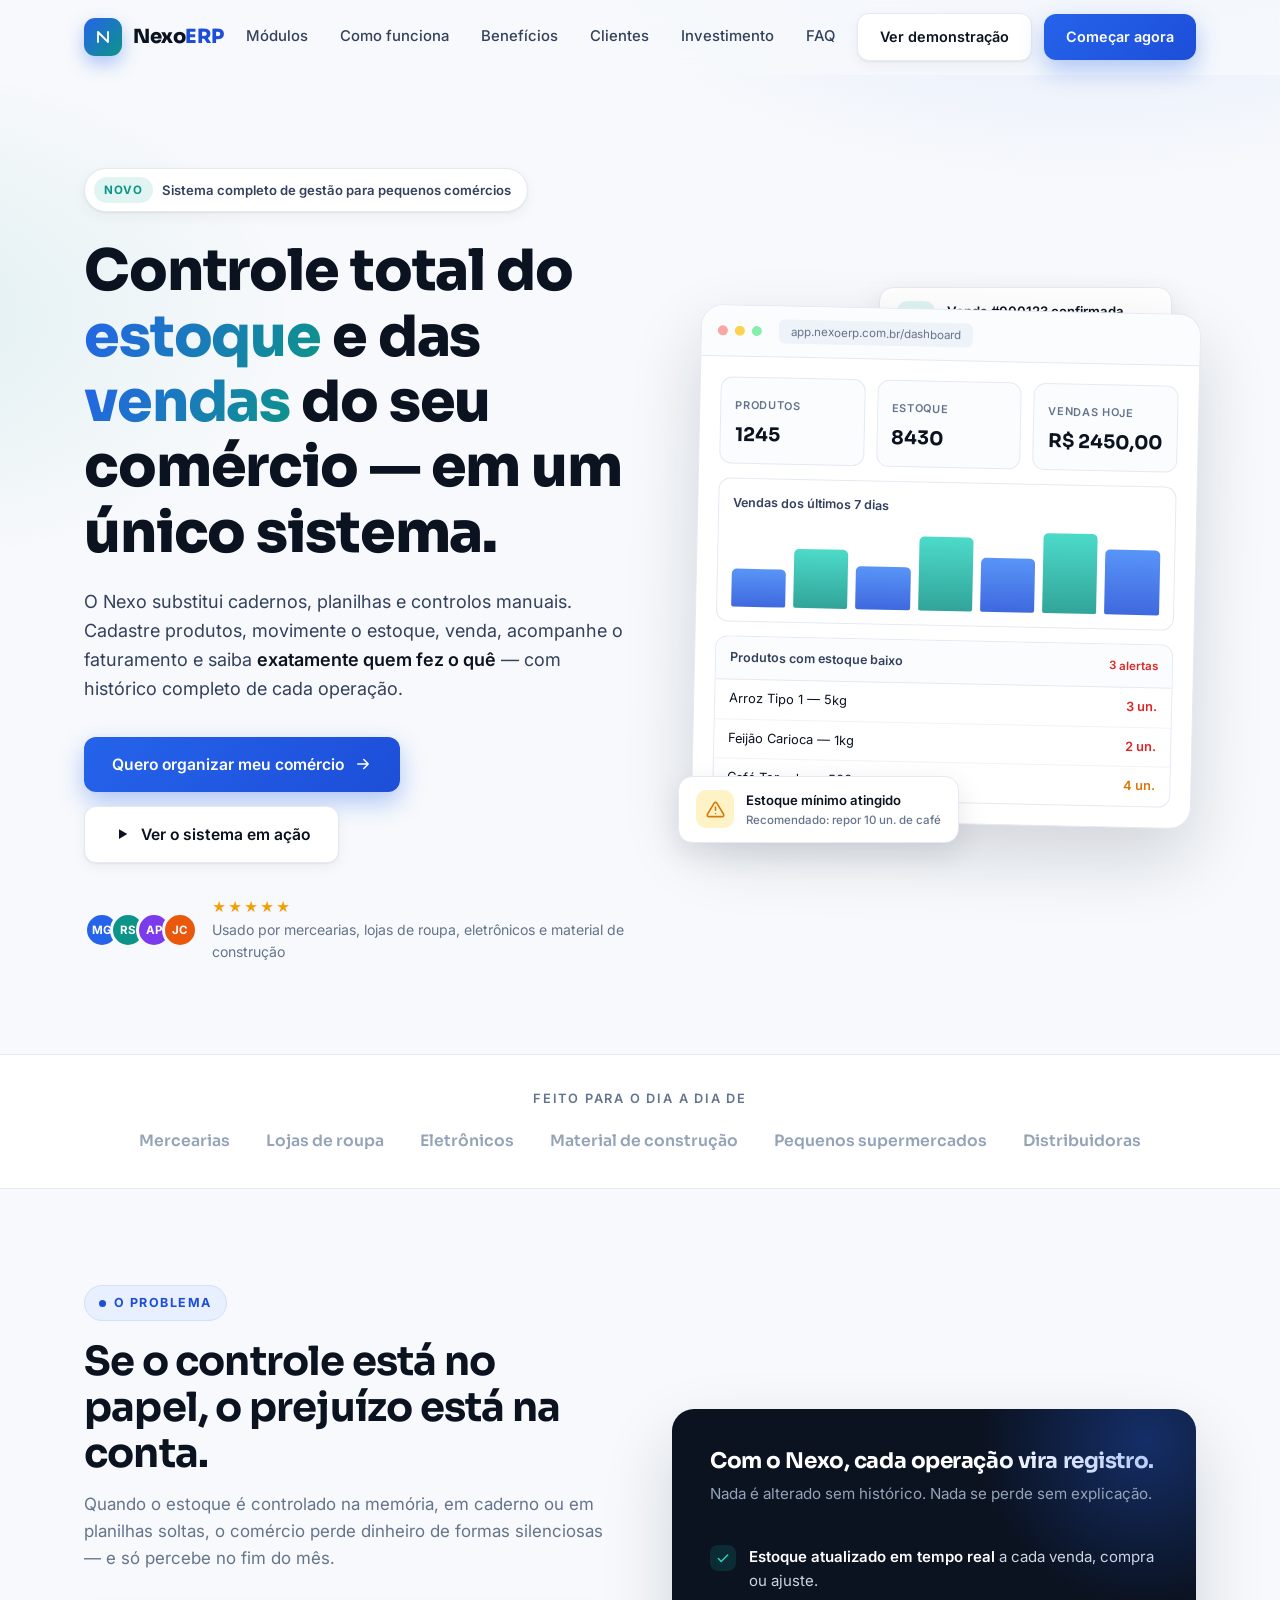
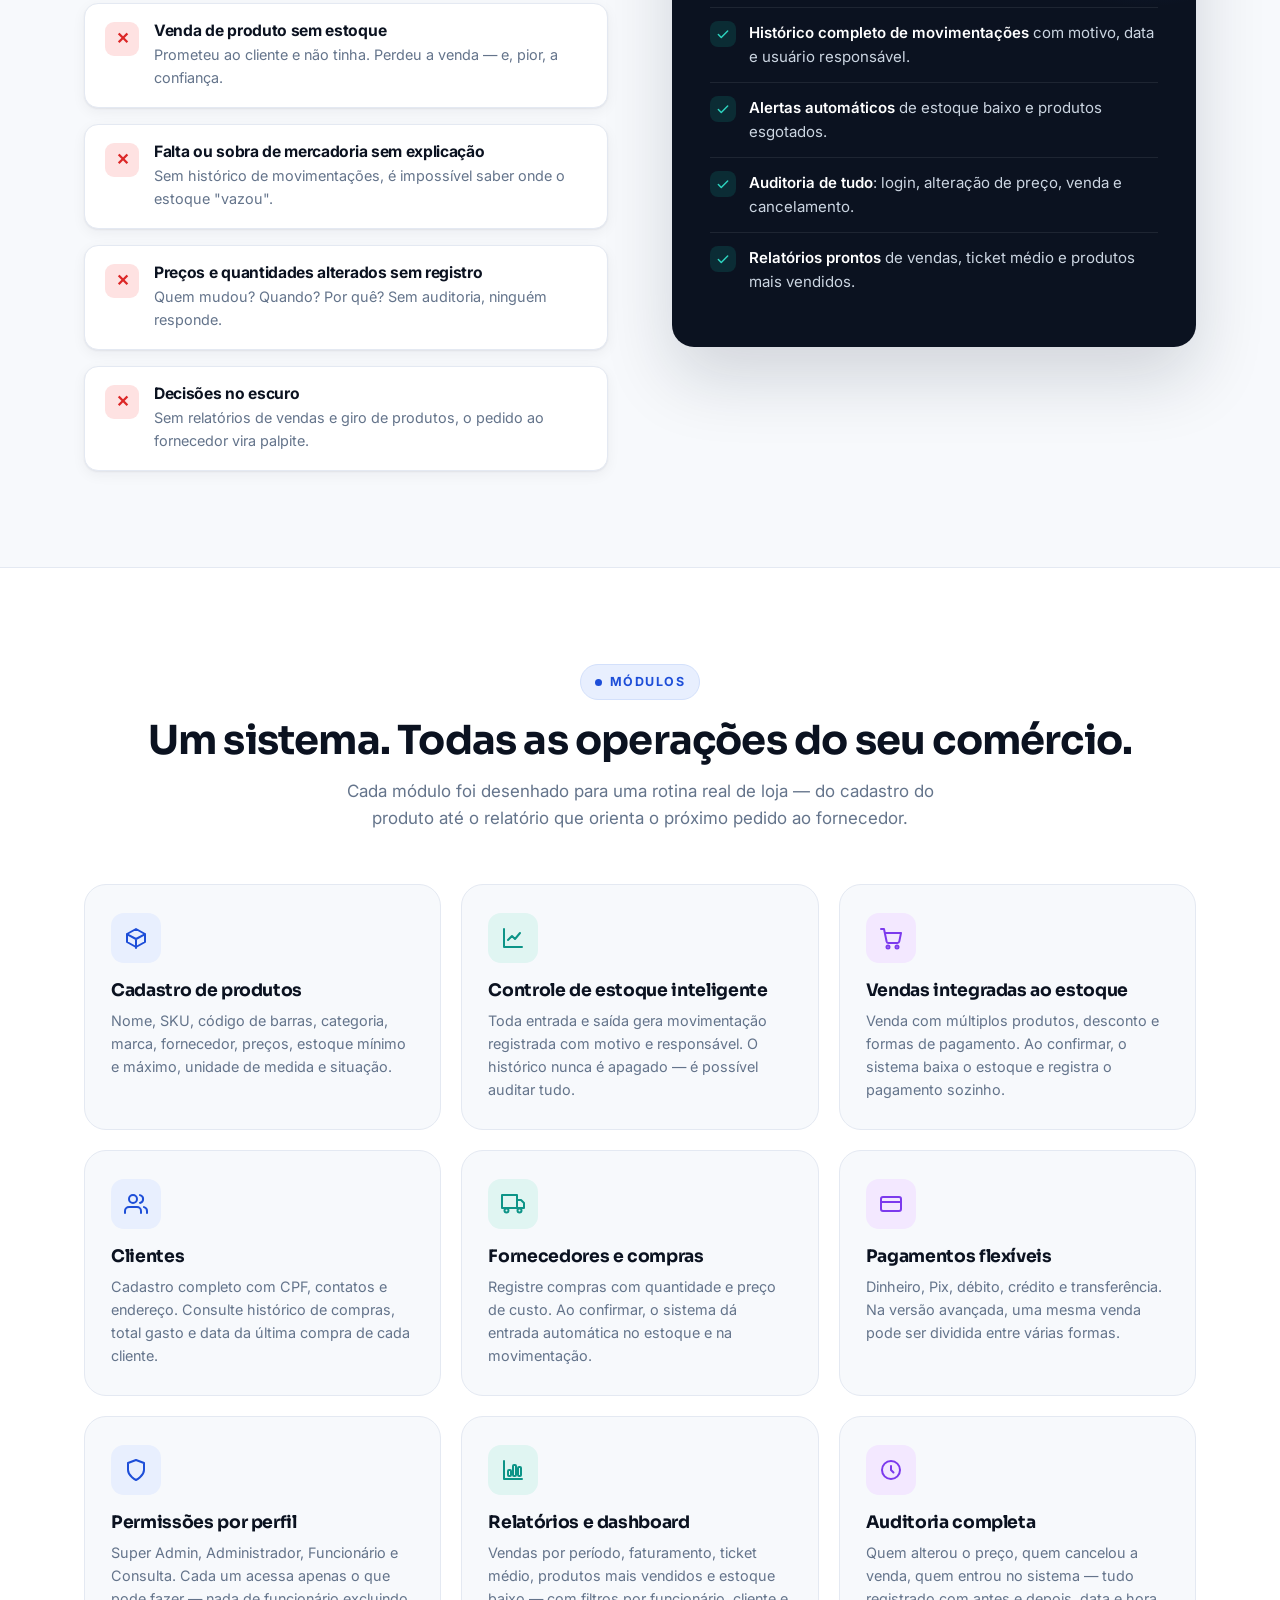
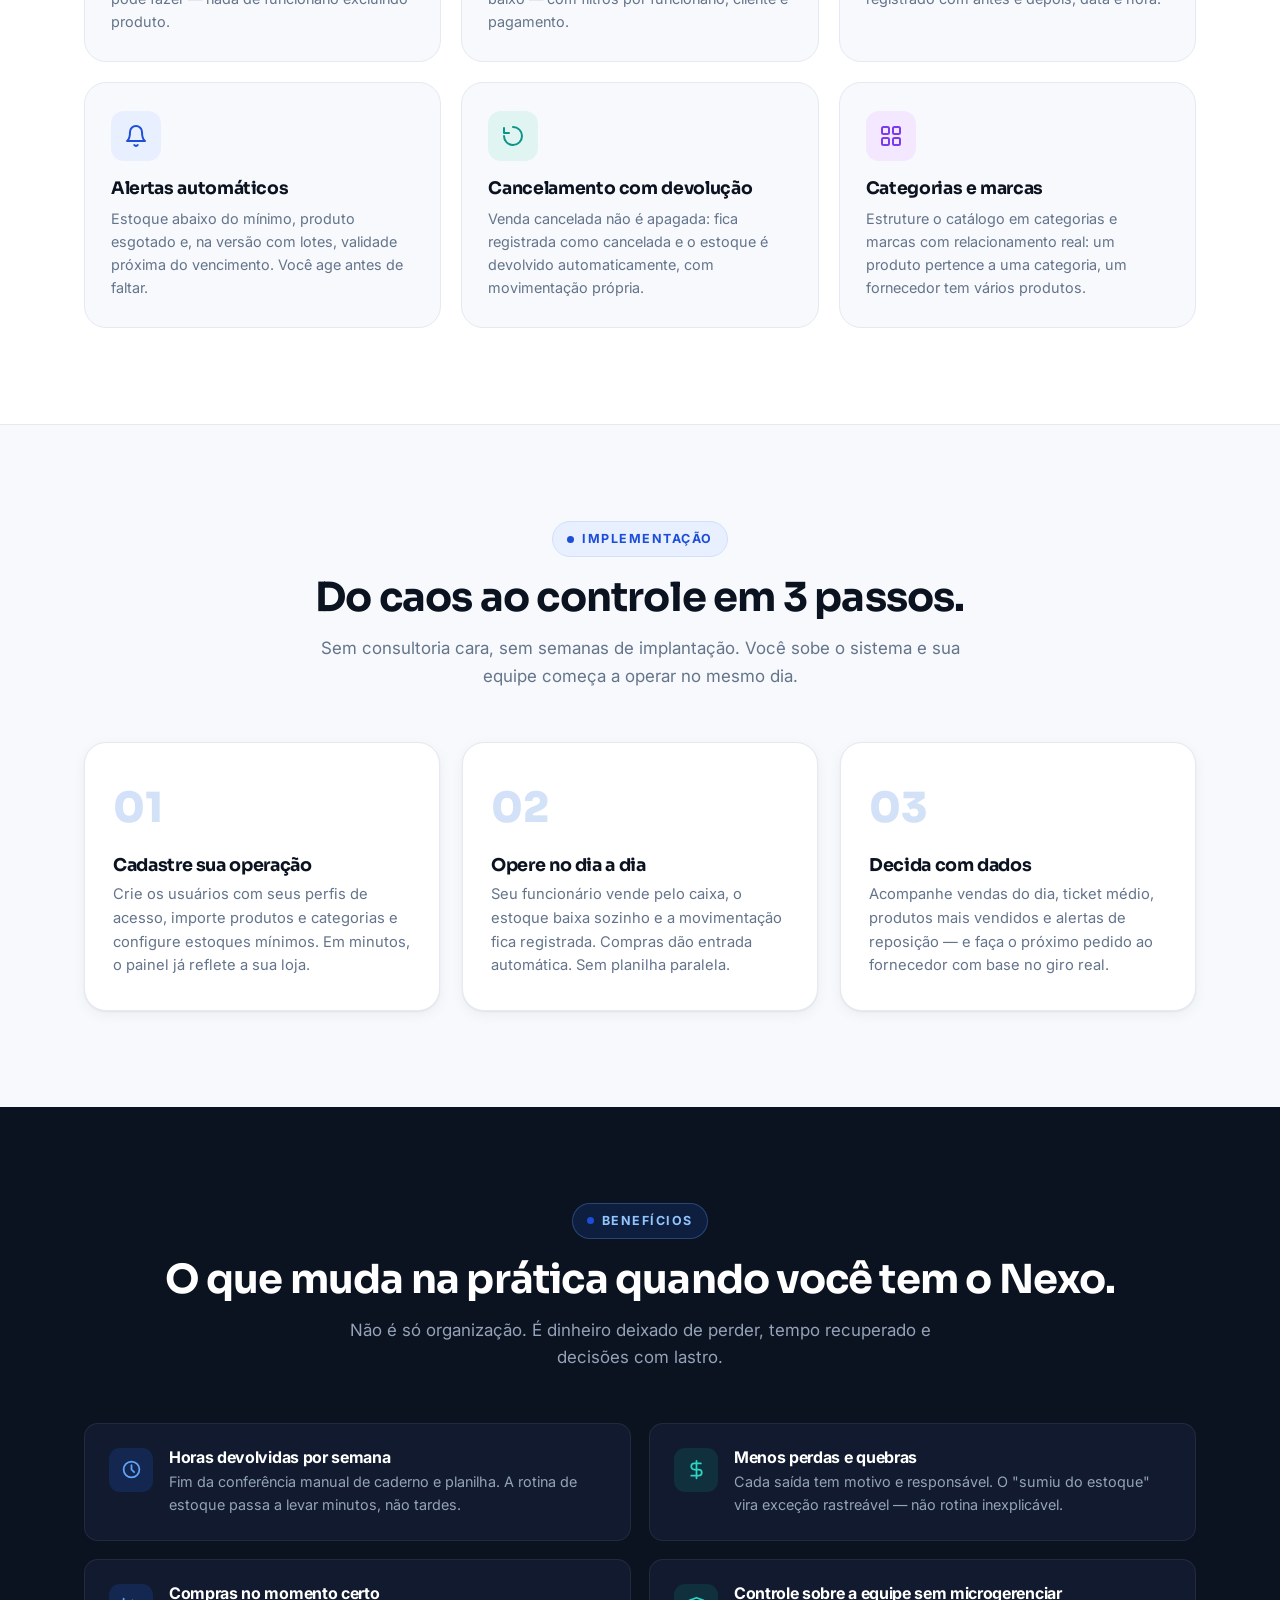
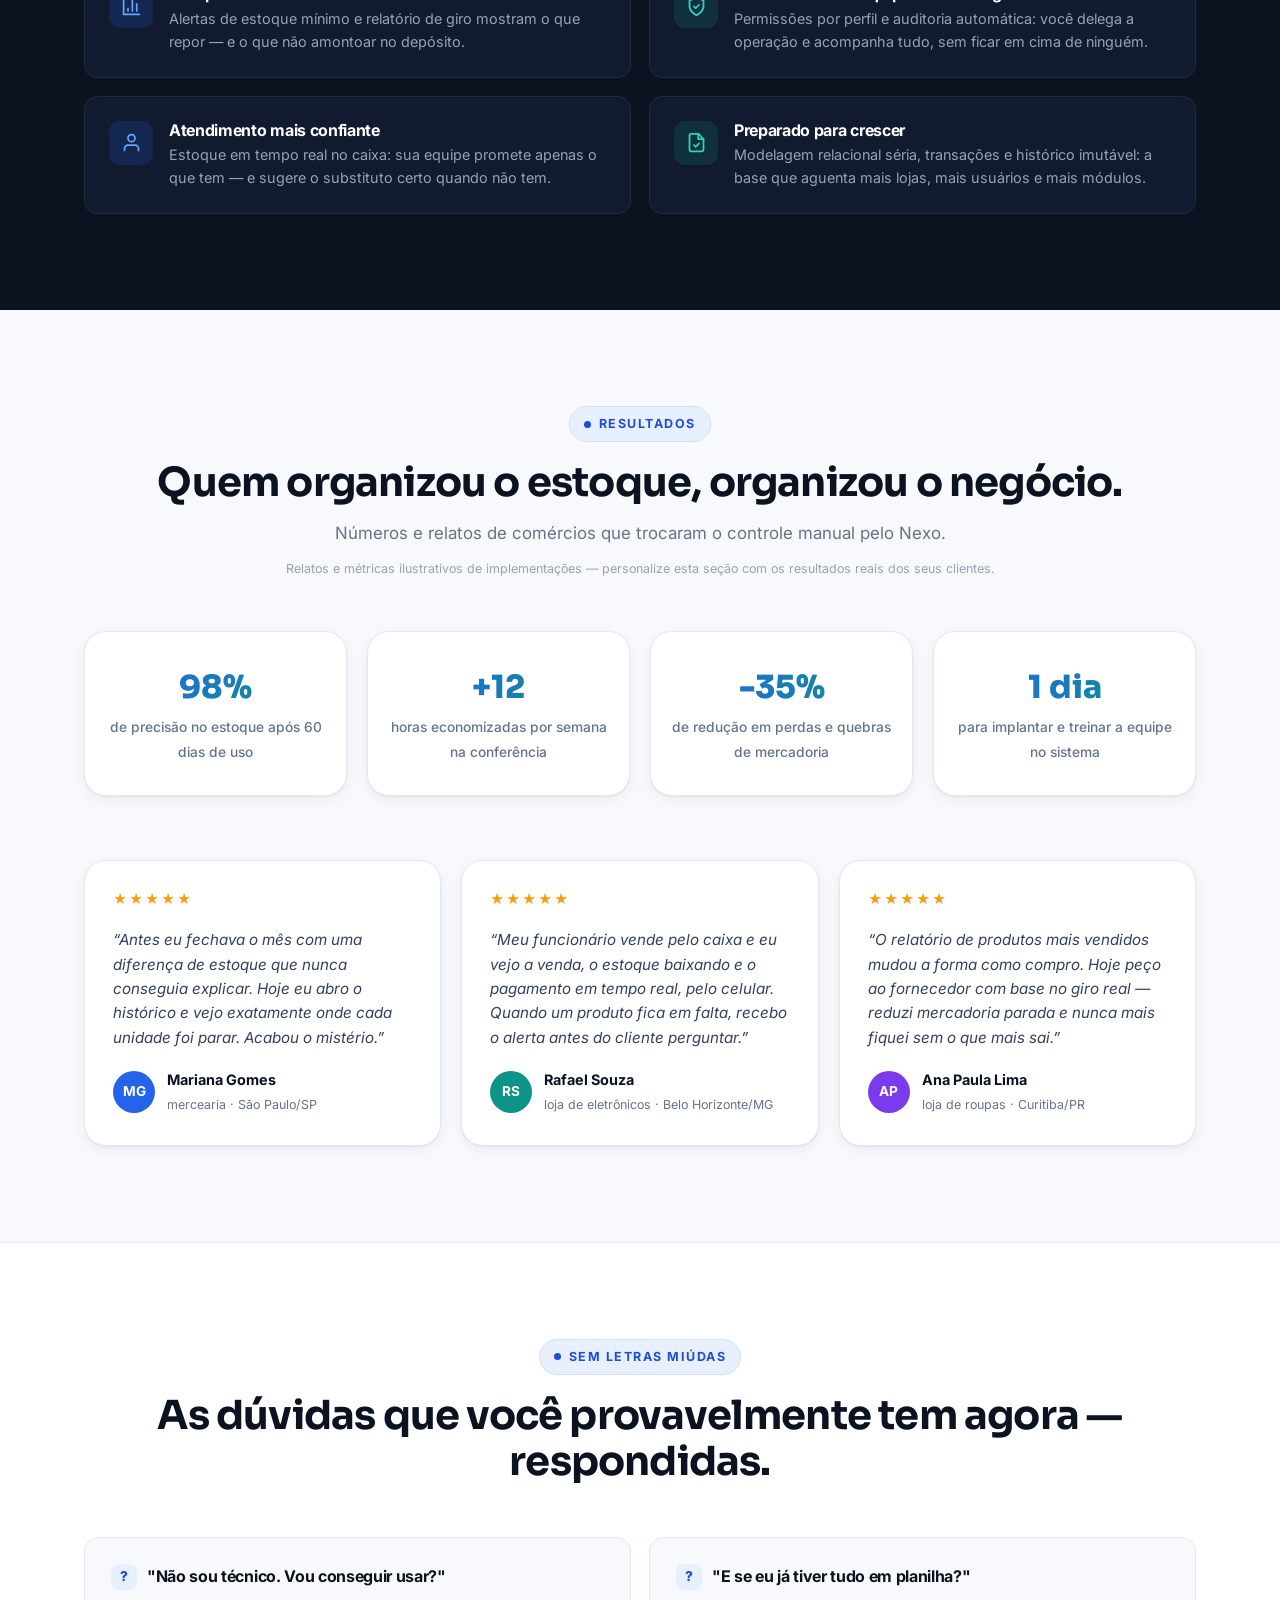
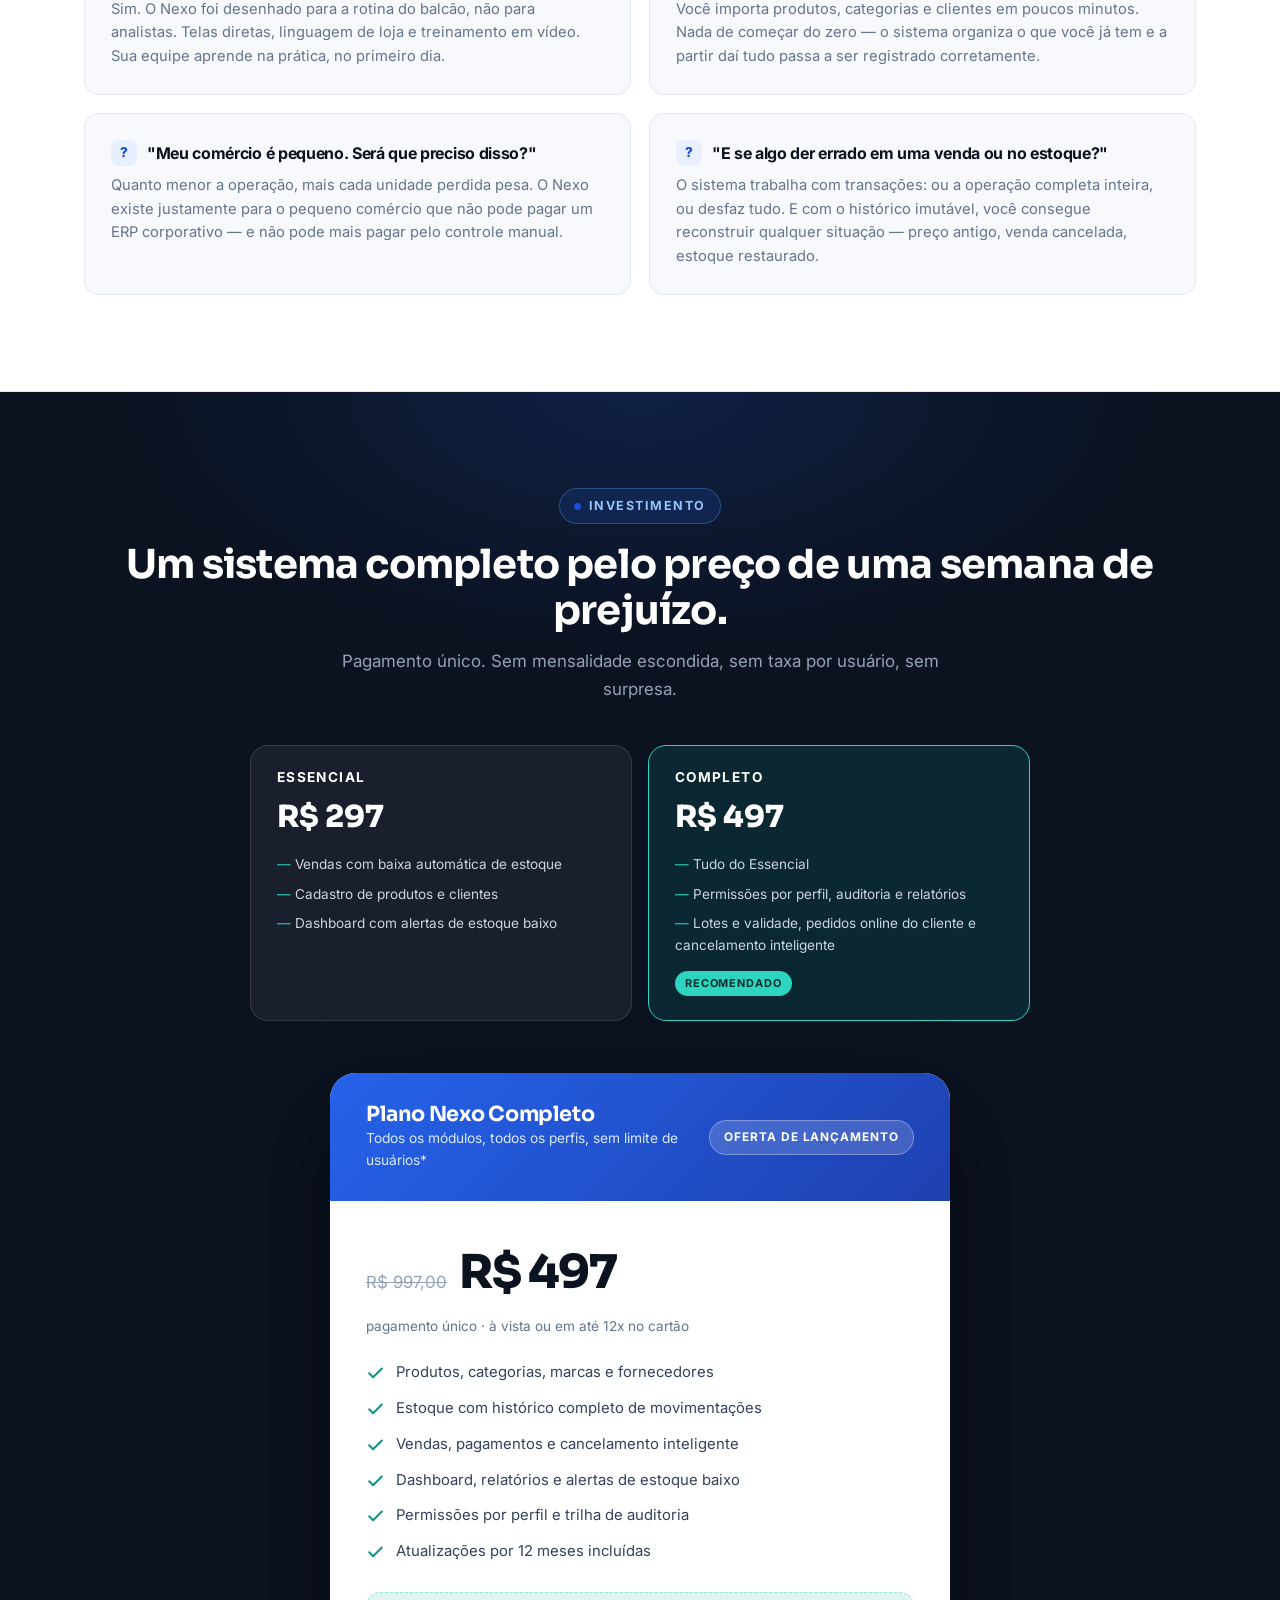
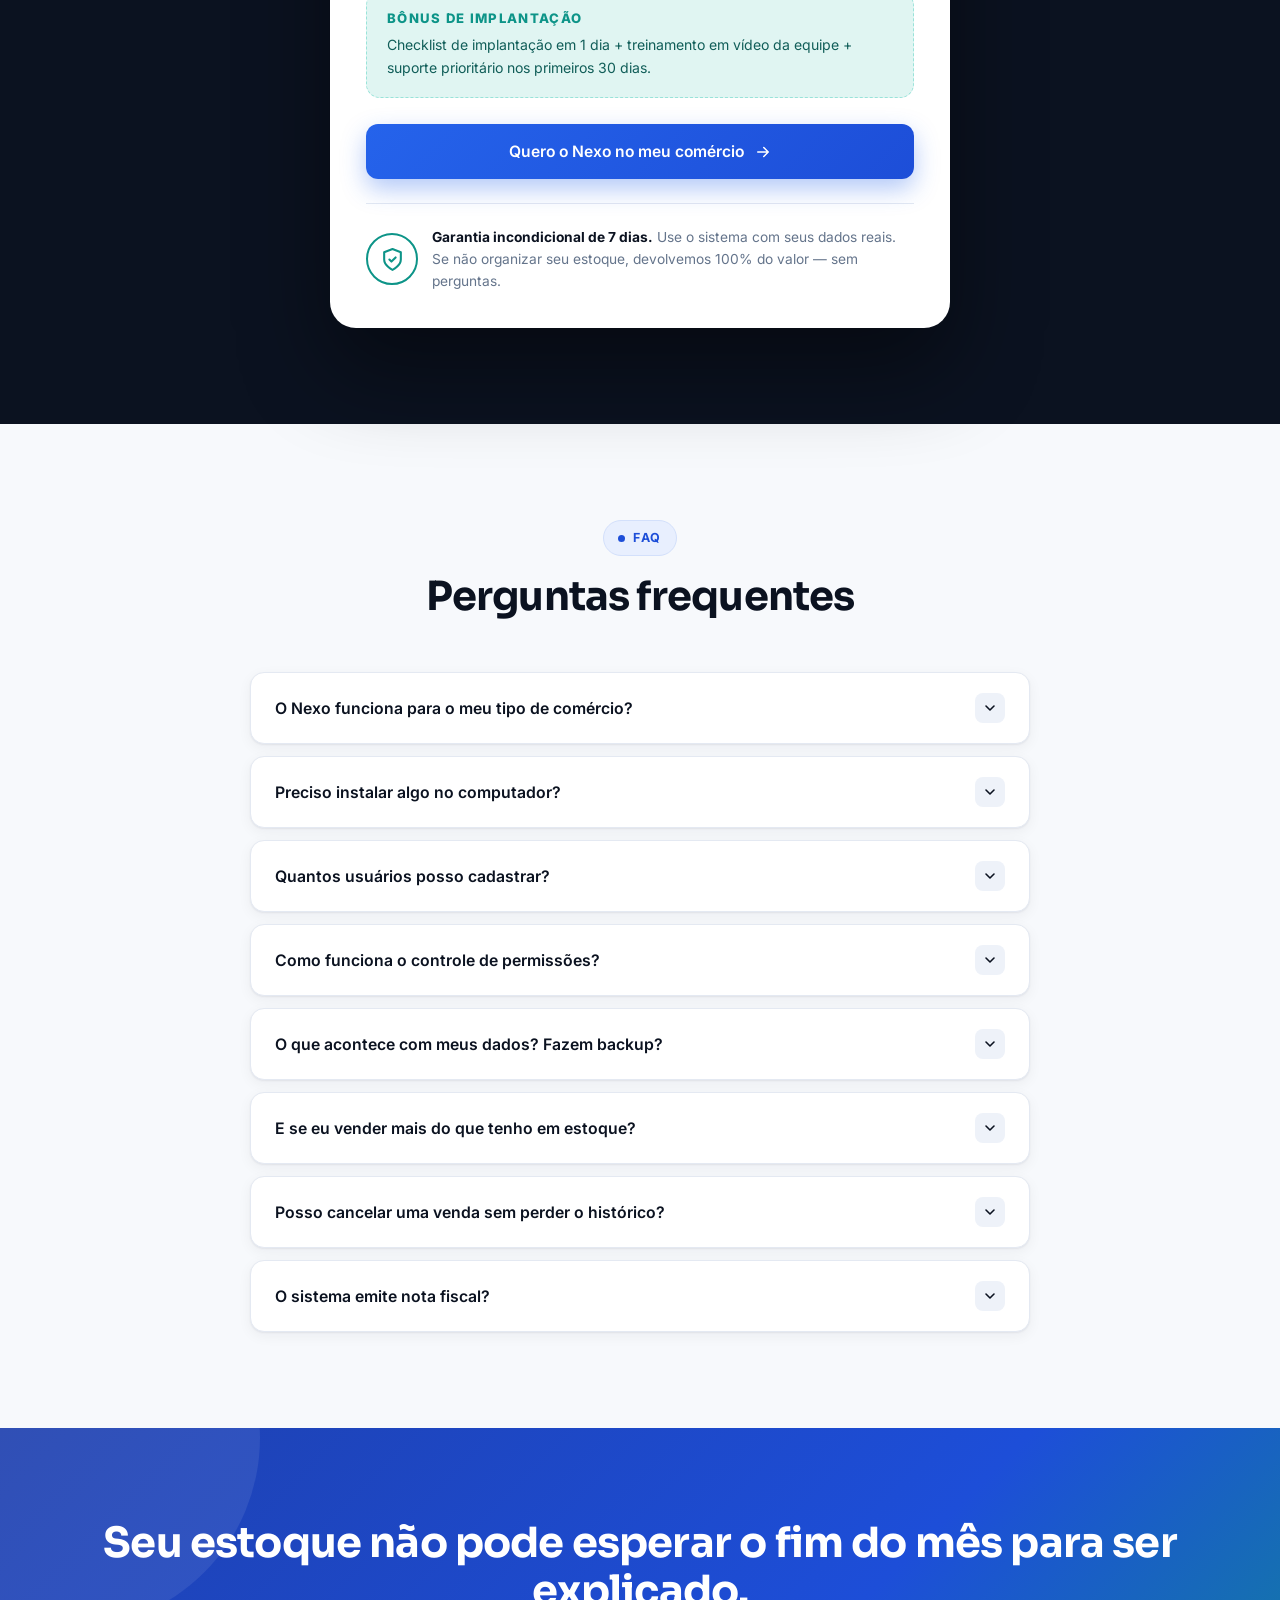
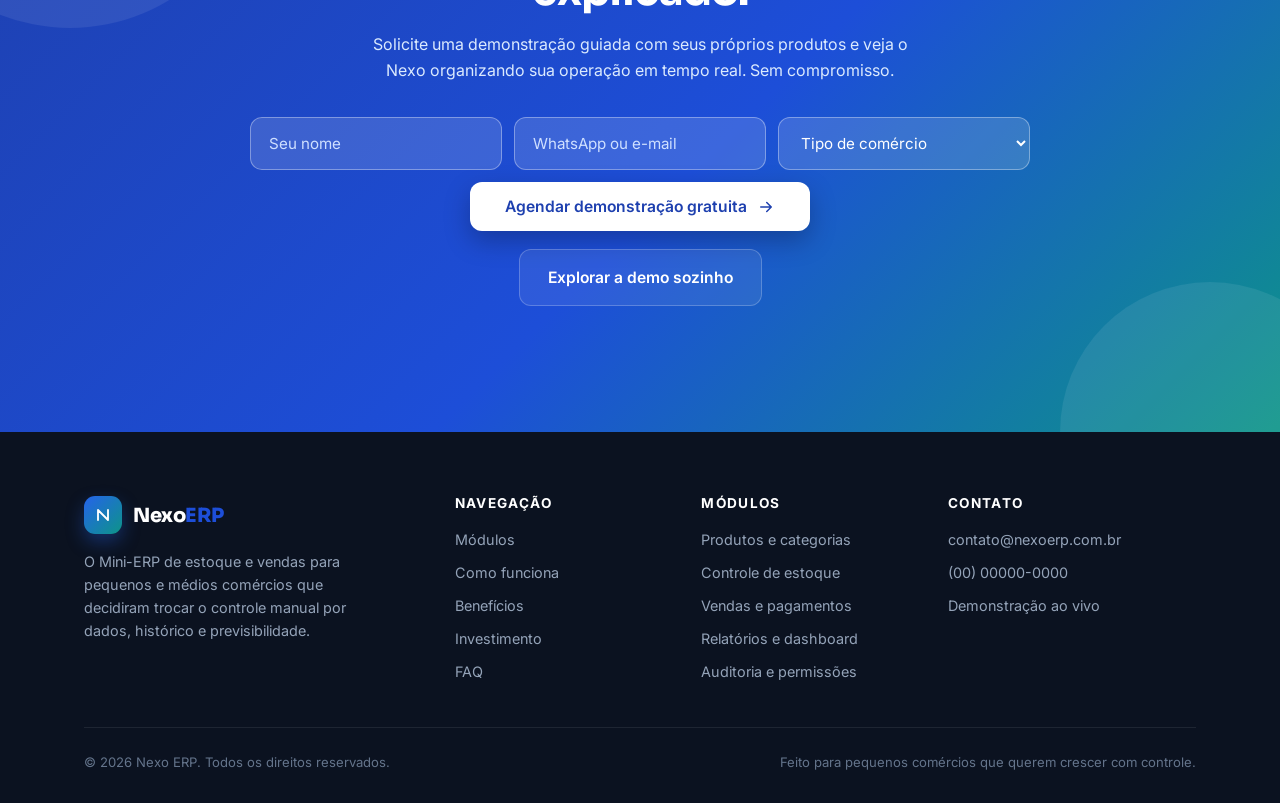
<file: index.html>
<!DOCTYPE html>
<html lang="pt-BR">
<head>
  <meta charset="UTF-8">
  <meta name="viewport" content="width=device-width, initial-scale=1.0">
  <title>NEXO — Mini-ERP de Estoque e Vendas para Pequenos Comércios</title>
  <meta name="description" content="O Mini-ERP completo para pequenos comércios: produtos, estoque, vendas, clientes, fornecedores, relatórios e auditoria em um único sistema. Controle total, histórico de cada movimentação e zero planilha.">
  <link rel="preconnect" href="https://fonts.googleapis.com">
  <link rel="preconnect" href="https://fonts.gstatic.com" crossorigin>
  <link href="https://fonts.googleapis.com/css2?family=Inter:wght@400;500;600;700&family=Sora:wght@600;700;800&display=swap" rel="stylesheet">
  <link rel="stylesheet" href="assets/css/style.css">
  <link rel="icon" href="data:image/svg+xml,%3Csvg xmlns='http://www.w3.org/2000/svg' viewBox='0 0 32 32'%3E%3Crect width='32' height='32' rx='8' fill='%231d4ed8'/%3E%3Cpath d='M10 22V10l12 12V10' stroke='white' stroke-width='3' fill='none' stroke-linecap='round' stroke-linejoin='round'/%3E%3C/svg%3E">
</head>
<body>

  <!-- ================= HEADER ================= -->
  <header class="header">
    <div class="container header-inner">
      <a href="#" class="logo">
        <span class="logo-mark">
          <svg viewBox="0 0 24 24" fill="none" stroke="currentColor" stroke-width="2.2" stroke-linecap="round" stroke-linejoin="round"><path d="M6 18V6l12 12V6"/></svg>
        </span>
        <span>Nexo<em>ERP</em></span>
      </a>

      <nav class="nav">
        <a href="#modulos">Módulos</a>
        <a href="#como-funciona">Como funciona</a>
        <a href="#beneficios">Benefícios</a>
        <a href="#depoimentos">Clientes</a>
        <a href="#oferta">Investimento</a>
        <a href="#faq">FAQ</a>
      </nav>

      <div class="header-cta">
        <a href="demo.html" class="btn btn-outline">Ver demonstração</a>
        <a href="#oferta" class="btn btn-primary">Começar agora</a>
        <button class="nav-toggle" aria-label="Abrir menu">
          <svg viewBox="0 0 24 24" fill="none" stroke="currentColor" stroke-width="2" stroke-linecap="round"><path d="M4 7h16M4 12h16M4 17h16"/></svg>
        </button>
      </div>
    </div>
  </header>

  <!-- ================= HERO ================= -->
  <section class="hero">
    <div class="container hero-grid">
      <div class="hero-content">
        <div class="hero-badge">
          <span class="pill">Novo</span>
          Sistema completo de gestão para pequenos comércios
        </div>

        <h1>Controle total do <span class="hl">estoque</span> e das <span class="hl">vendas</span> do seu comércio — em um único sistema.</h1>

        <p class="hero-sub">
          O Nexo substitui cadernos, planilhas e controlos manuais. Cadastre produtos, movimente o estoque, venda, acompanhe o faturamento e saiba <strong>exatamente quem fez o quê</strong> — com histórico completo de cada operação.
        </p>

        <div class="hero-actions">
          <a href="#oferta" class="btn btn-primary">
            Quero organizar meu comércio
            <svg viewBox="0 0 24 24" fill="none" stroke="currentColor" stroke-width="2" stroke-linecap="round" stroke-linejoin="round"><path d="M5 12h14M13 6l6 6-6 6"/></svg>
          </a>
          <a href="demo.html" class="btn btn-outline">
            <svg viewBox="0 0 24 24" fill="currentColor"><path d="M8 5.5v13l11-6.5z"/></svg>
            Ver o sistema em ação
          </a>
        </div>

        <div class="hero-proof">
          <div class="avatar-stack">
            <span class="av-1">MG</span><span class="av-2">RS</span><span class="av-3">AP</span><span class="av-4">JC</span>
          </div>
          <div>
            <div class="stars">★★★★★</div>
            <span>Usado por mercearias, lojas de roupa, eletrônicos e material de construção</span>
          </div>
        </div>
      </div>

      <!-- Mockup do painel -->
      <div class="hero-visual">
        <div class="float-card fc-1">
          <span class="ic">
            <svg viewBox="0 0 24 24" fill="none" stroke="currentColor" stroke-width="2" stroke-linecap="round" stroke-linejoin="round"><path d="M20 7L9 18l-5-5"/></svg>
          </span>
          <div>Venda #000123 confirmada<small>Estoque atualizado automaticamente</small></div>
        </div>

        <div class="mockup">
          <div class="mockup-bar">
            <i></i><i></i><i></i>
            <span>app.nexoerp.com.br/dashboard</span>
          </div>
          <div class="mockup-body">
            <div class="kpi-row">
              <div class="kpi"><small>Produtos</small><strong data-count="1245">0</strong></div>
              <div class="kpi"><small>Estoque</small><strong data-count="8430">0</strong></div>
              <div class="kpi"><small>Vendas hoje</small><strong data-count="2450" data-prefix="R$ " data-decimals="2">0</strong></div>
            </div>

            <div class="mock-chart">
              <h5>Vendas dos últimos 7 dias</h5>
              <div class="bars">
                <i style="height:45%"></i><i style="height:70%"></i><i style="height:52%"></i>
                <i style="height:88%"></i><i style="height:64%"></i><i style="height:96%"></i><i style="height:78%"></i>
              </div>
            </div>

            <div class="mock-table">
              <header>Produtos com estoque baixo <em>3 alertas</em></header>
              <div class="mock-row"><span>Arroz Tipo 1 — 5kg</span><span class="q low">3 un.</span></div>
              <div class="mock-row"><span>Feijão Carioca — 1kg</span><span class="q low">2 un.</span></div>
              <div class="mock-row"><span>Café Torrado — 500g</span><span class="q warn">4 un.</span></div>
            </div>
          </div>
        </div>

        <div class="float-card fc-2">
          <span class="ic">
            <svg viewBox="0 0 24 24" fill="none" stroke="currentColor" stroke-width="2" stroke-linecap="round" stroke-linejoin="round"><path d="M12 9v4M12 17h.01M10.3 3.9L1.8 18a2 2 0 001.7 3h17a2 2 0 001.7-3L13.7 3.9a2 2 0 00-3.4 0z"/></svg>
          </span>
          <div>Estoque mínimo atingido<small>Recomendado: repor 10 un. de café</small></div>
        </div>
      </div>
    </div>
  </section>

  <!-- ================= SEGMENTOS ================= -->
  <div class="segments">
    <div class="container">
      <p>Feito para o dia a dia de</p>
      <ul>
        <li>Mercearias</li>
        <li>Lojas de roupa</li>
        <li>Eletrônicos</li>
        <li>Material de construção</li>
        <li>Pequenos supermercados</li>
        <li>Distribuidoras</li>
      </ul>
    </div>
  </div>

  <!-- ================= PROBLEMA / SOLUÇÃO ================= -->
  <section class="section" id="solucao">
    <div class="container split">
      <div class="reveal">
        <span class="section-tag">O problema</span>
        <h2 class="section-title">Se o controle está no papel, o prejuízo está na conta.</h2>
        <p class="section-sub">Quando o estoque é controlado na memória, em caderno ou em planilhas soltas, o comércio perde dinheiro de formas silenciosas — e só percebe no fim do mês.</p>

        <div class="pain-list">
          <div class="pain-item">
            <span class="x">✕</span>
            <div>
              <h4>Venda de produto sem estoque</h4>
              <p>Prometeu ao cliente e não tinha. Perdeu a venda — e, pior, a confiança.</p>
            </div>
          </div>
          <div class="pain-item">
            <span class="x">✕</span>
            <div>
              <h4>Falta ou sobra de mercadoria sem explicação</h4>
              <p>Sem histórico de movimentações, é impossível saber onde o estoque "vazou".</p>
            </div>
          </div>
          <div class="pain-item">
            <span class="x">✕</span>
            <div>
              <h4>Preços e quantidades alterados sem registro</h4>
              <p>Quem mudou? Quando? Por quê? Sem auditoria, ninguém responde.</p>
            </div>
          </div>
          <div class="pain-item">
            <span class="x">✕</span>
            <div>
              <h4>Decisões no escuro</h4>
              <p>Sem relatórios de vendas e giro de produtos, o pedido ao fornecedor vira palpite.</p>
            </div>
          </div>
        </div>
      </div>

      <div class="check-panel reveal">
        <h3>Com o Nexo, cada operação vira registro.</h3>
        <p>Nada é alterado sem histórico. Nada se perde sem explicação.</p>

        <div class="check-item">
          <span class="ok"><svg viewBox="0 0 24 24" fill="none" stroke="currentColor" stroke-width="2.5" stroke-linecap="round" stroke-linejoin="round"><path d="M20 7L9 18l-5-5"/></svg></span>
          <div><strong>Estoque atualizado em tempo real</strong> a cada venda, compra ou ajuste.</div>
        </div>
        <div class="check-item">
          <span class="ok"><svg viewBox="0 0 24 24" fill="none" stroke="currentColor" stroke-width="2.5" stroke-linecap="round" stroke-linejoin="round"><path d="M20 7L9 18l-5-5"/></svg></span>
          <div><strong>Histórico completo de movimentações</strong> com motivo, data e usuário responsável.</div>
        </div>
        <div class="check-item">
          <span class="ok"><svg viewBox="0 0 24 24" fill="none" stroke="currentColor" stroke-width="2.5" stroke-linecap="round" stroke-linejoin="round"><path d="M20 7L9 18l-5-5"/></svg></span>
          <div><strong>Alertas automáticos</strong> de estoque baixo e produtos esgotados.</div>
        </div>
        <div class="check-item">
          <span class="ok"><svg viewBox="0 0 24 24" fill="none" stroke="currentColor" stroke-width="2.5" stroke-linecap="round" stroke-linejoin="round"><path d="M20 7L9 18l-5-5"/></svg></span>
          <div><strong>Auditoria de tudo</strong>: login, alteração de preço, venda e cancelamento.</div>
        </div>
        <div class="check-item">
          <span class="ok"><svg viewBox="0 0 24 24" fill="none" stroke="currentColor" stroke-width="2.5" stroke-linecap="round" stroke-linejoin="round"><path d="M20 7L9 18l-5-5"/></svg></span>
          <div><strong>Relatórios prontos</strong> de vendas, ticket médio e produtos mais vendidos.</div>
        </div>
      </div>
    </div>
  </section>

  <!-- ================= MÓDULOS ================= -->
  <section class="section modules" id="modulos">
    <div class="container">
      <div class="text-center reveal">
        <span class="section-tag">Módulos</span>
        <h2 class="section-title">Um sistema. Todas as operações do seu comércio.</h2>
        <p class="section-sub">Cada módulo foi desenhado para uma rotina real de loja — do cadastro do produto até o relatório que orienta o próximo pedido ao fornecedor.</p>
      </div>

      <div class="modules-grid">
        <div class="module-card reveal">
          <span class="module-ic"><svg viewBox="0 0 24 24" fill="none" stroke="currentColor" stroke-width="2" stroke-linecap="round" stroke-linejoin="round"><path d="M21 8l-9-5-9 5v8l9 5 9-5V8z"/><path d="M3.3 8.3L12 13l8.7-4.7M12 13v9"/></svg></span>
          <h3>Cadastro de produtos</h3>
          <p>Nome, SKU, código de barras, categoria, marca, fornecedor, preços, estoque mínimo e máximo, unidade de medida e situação.</p>
        </div>

        <div class="module-card reveal">
          <span class="module-ic"><svg viewBox="0 0 24 24" fill="none" stroke="currentColor" stroke-width="2" stroke-linecap="round" stroke-linejoin="round"><path d="M3 3v18h18"/><path d="M7 14l4-4 3 3 5-6"/></svg></span>
          <h3>Controle de estoque inteligente</h3>
          <p>Toda entrada e saída gera movimentação registrada com motivo e responsável. O histórico nunca é apagado — é possível auditar tudo.</p>
        </div>

        <div class="module-card reveal">
          <span class="module-ic"><svg viewBox="0 0 24 24" fill="none" stroke="currentColor" stroke-width="2" stroke-linecap="round" stroke-linejoin="round"><circle cx="9" cy="21" r="1.5"/><circle cx="18" cy="21" r="1.5"/><path d="M2 3h3l2.6 12.5a2 2 0 002 1.5h8.7a2 2 0 002-1.6L22 7H6"/></svg></span>
          <h3>Vendas integradas ao estoque</h3>
          <p>Venda com múltiplos produtos, desconto e formas de pagamento. Ao confirmar, o sistema baixa o estoque e registra o pagamento sozinho.</p>
        </div>

        <div class="module-card reveal">
          <span class="module-ic"><svg viewBox="0 0 24 24" fill="none" stroke="currentColor" stroke-width="2" stroke-linecap="round" stroke-linejoin="round"><path d="M17 21v-2a4 4 0 00-4-4H5a4 4 0 00-4 4v2"/><circle cx="9" cy="7" r="4"/><path d="M23 21v-2a4 4 0 00-3-3.9M16 3.1a4 4 0 010 7.8"/></svg></span>
          <h3>Clientes</h3>
          <p>Cadastro completo com CPF, contatos e endereço. Consulte histórico de compras, total gasto e data da última compra de cada cliente.</p>
        </div>

        <div class="module-card reveal">
          <span class="module-ic"><svg viewBox="0 0 24 24" fill="none" stroke="currentColor" stroke-width="2" stroke-linecap="round" stroke-linejoin="round"><path d="M1 3h15v13H1zM16 8h4l3 3v5h-7V8z"/><circle cx="5.5" cy="18.5" r="2"/><circle cx="18.5" cy="18.5" r="2"/></svg></span>
          <h3>Fornecedores e compras</h3>
          <p>Registre compras com quantidade e preço de custo. Ao confirmar, o sistema dá entrada automática no estoque e na movimentação.</p>
        </div>

        <div class="module-card reveal">
          <span class="module-ic"><svg viewBox="0 0 24 24" fill="none" stroke="currentColor" stroke-width="2" stroke-linecap="round" stroke-linejoin="round"><rect x="2" y="5" width="20" height="14" rx="2"/><path d="M2 10h20"/></svg></span>
          <h3>Pagamentos flexíveis</h3>
          <p>Dinheiro, Pix, débito, crédito e transferência. Na versão avançada, uma mesma venda pode ser dividida entre várias formas.</p>
        </div>

        <div class="module-card reveal">
          <span class="module-ic"><svg viewBox="0 0 24 24" fill="none" stroke="currentColor" stroke-width="2" stroke-linecap="round" stroke-linejoin="round"><path d="M12 22s8-4 8-10V5l-8-3-8 3v7c0 6 8 10 8 10z"/></svg></span>
          <h3>Permissões por perfil</h3>
          <p>Super Admin, Administrador, Funcionário e Consulta. Cada um acessa apenas o que pode fazer — nada de funcionário excluindo produto.</p>
        </div>

        <div class="module-card reveal">
          <span class="module-ic"><svg viewBox="0 0 24 24" fill="none" stroke="currentColor" stroke-width="2" stroke-linecap="round" stroke-linejoin="round"><path d="M3 3v18h18"/><rect x="7" y="12" width="3" height="6" rx="1"/><rect x="12" y="7" width="3" height="11" rx="1"/><rect x="17" y="9" width="3" height="9" rx="1"/></svg></span>
          <h3>Relatórios e dashboard</h3>
          <p>Vendas por período, faturamento, ticket médio, produtos mais vendidos e estoque baixo — com filtros por funcionário, cliente e pagamento.</p>
        </div>

        <div class="module-card reveal">
          <span class="module-ic"><svg viewBox="0 0 24 24" fill="none" stroke="currentColor" stroke-width="2" stroke-linecap="round" stroke-linejoin="round"><path d="M12 8v4l2.5 2.5"/><circle cx="12" cy="12" r="9"/></svg></span>
          <h3>Auditoria completa</h3>
          <p>Quem alterou o preço, quem cancelou a venda, quem entrou no sistema — tudo registrado com antes e depois, data e hora.</p>
        </div>

        <div class="module-card reveal">
          <span class="module-ic"><svg viewBox="0 0 24 24" fill="none" stroke="currentColor" stroke-width="2" stroke-linecap="round" stroke-linejoin="round"><path d="M18 8a6 6 0 00-12 0c0 7-3 9-3 9h18s-3-2-3-9"/><path d="M13.7 21a2 2 0 01-3.4 0"/></svg></span>
          <h3>Alertas automáticos</h3>
          <p>Estoque abaixo do mínimo, produto esgotado e, na versão com lotes, validade próxima do vencimento. Você age antes de faltar.</p>
        </div>

        <div class="module-card reveal">
          <span class="module-ic"><svg viewBox="0 0 24 24" fill="none" stroke="currentColor" stroke-width="2" stroke-linecap="round" stroke-linejoin="round"><path d="M3 12a9 9 0 109-9"/><path d="M3 4v5h5"/></svg></span>
          <h3>Cancelamento com devolução</h3>
          <p>Venda cancelada não é apagada: fica registrada como cancelada e o estoque é devolvido automaticamente, com movimentação própria.</p>
        </div>

        <div class="module-card reveal">
          <span class="module-ic"><svg viewBox="0 0 24 24" fill="none" stroke="currentColor" stroke-width="2" stroke-linecap="round" stroke-linejoin="round"><rect x="3" y="3" width="7" height="7" rx="1.5"/><rect x="14" y="3" width="7" height="7" rx="1.5"/><rect x="3" y="14" width="7" height="7" rx="1.5"/><rect x="14" y="14" width="7" height="7" rx="1.5"/></svg></span>
          <h3>Categorias e marcas</h3>
          <p>Estruture o catálogo em categorias e marcas com relacionamento real: um produto pertence a uma categoria, um fornecedor tem vários produtos.</p>
        </div>
      </div>
    </div>
  </section>

  <!-- ================= COMO FUNCIONA ================= -->
  <section class="section" id="como-funciona">
    <div class="container">
      <div class="text-center reveal">
        <span class="section-tag">Implementação</span>
        <h2 class="section-title">Do caos ao controle em 3 passos.</h2>
        <p class="section-sub">Sem consultoria cara, sem semanas de implantação. Você sobe o sistema e sua equipe começa a operar no mesmo dia.</p>
      </div>

      <div class="steps">
        <div class="step reveal">
          <h3>Cadastre sua operação</h3>
          <p>Crie os usuários com seus perfis de acesso, importe produtos e categorias e configure estoques mínimos. Em minutos, o painel já reflete a sua loja.</p>
        </div>
        <div class="step reveal">
          <h3>Opere no dia a dia</h3>
          <p>Seu funcionário vende pelo caixa, o estoque baixa sozinho e a movimentação fica registrada. Compras dão entrada automática. Sem planilha paralela.</p>
        </div>
        <div class="step reveal">
          <h3>Decida com dados</h3>
          <p>Acompanhe vendas do dia, ticket médio, produtos mais vendidos e alertas de reposição — e faça o próximo pedido ao fornecedor com base no giro real.</p>
        </div>
      </div>
    </div>
  </section>

  <!-- ================= BENEFÍCIOS ================= -->
  <section class="section benefits" id="beneficios">
    <div class="container">
      <div class="text-center reveal">
        <span class="section-tag" style="background:rgba(37,99,235,.15);border-color:rgba(96,165,250,.3);color:#93c5fd;">Benefícios</span>
        <h2 class="section-title">O que muda na prática quando você tem o Nexo.</h2>
        <p class="section-sub">Não é só organização. É dinheiro deixado de perder, tempo recuperado e decisões com lastro.</p>
      </div>

      <div class="benefits-grid">
        <div class="benefit reveal">
          <span class="ic"><svg viewBox="0 0 24 24" fill="none" stroke="currentColor" stroke-width="2" stroke-linecap="round" stroke-linejoin="round"><circle cx="12" cy="12" r="9"/><path d="M12 7v5l3 3"/></svg></span>
          <div>
            <h3>Horas devolvidas por semana</h3>
            <p>Fim da conferência manual de caderno e planilha. A rotina de estoque passa a levar minutos, não tardes.</p>
          </div>
        </div>
        <div class="benefit reveal">
          <span class="ic"><svg viewBox="0 0 24 24" fill="none" stroke="currentColor" stroke-width="2" stroke-linecap="round" stroke-linejoin="round"><path d="M12 2v20M17 5H9.5a3.5 3.5 0 000 7h5a3.5 3.5 0 010 7H6"/></svg></span>
          <div>
            <h3>Menos perdas e quebras</h3>
            <p>Cada saída tem motivo e responsável. O "sumiu do estoque" vira exceção rastreável — não rotina inexplicável.</p>
          </div>
        </div>
        <div class="benefit reveal">
          <span class="ic"><svg viewBox="0 0 24 24" fill="none" stroke="currentColor" stroke-width="2" stroke-linecap="round" stroke-linejoin="round"><path d="M3 3v18h18"/><path d="M18 17V9M13 17V5M8 17v-3"/></svg></span>
          <div>
            <h3>Compras no momento certo</h3>
            <p>Alertas de estoque mínimo e relatório de giro mostram o que repor — e o que não amontoar no depósito.</p>
          </div>
        </div>
        <div class="benefit reveal">
          <span class="ic"><svg viewBox="0 0 24 24" fill="none" stroke="currentColor" stroke-width="2" stroke-linecap="round" stroke-linejoin="round"><path d="M9 12l2 2 4-4"/><path d="M12 22s8-4 8-10V5l-8-3-8 3v7c0 6 8 10 8 10z"/></svg></span>
          <div>
            <h3>Controle sobre a equipe sem microgerenciar</h3>
            <p>Permissões por perfil e auditoria automática: você delega a operação e acompanha tudo, sem ficar em cima de ninguém.</p>
          </div>
        </div>
        <div class="benefit reveal">
          <span class="ic"><svg viewBox="0 0 24 24" fill="none" stroke="currentColor" stroke-width="2" stroke-linecap="round" stroke-linejoin="round"><path d="M20 21v-2a4 4 0 00-4-4H8a4 4 0 00-4 4v2"/><circle cx="12" cy="7" r="4"/></svg></span>
          <div>
            <h3>Atendimento mais confiante</h3>
            <p>Estoque em tempo real no caixa: sua equipe promete apenas o que tem — e sugere o substituto certo quando não tem.</p>
          </div>
        </div>
        <div class="benefit reveal">
          <span class="ic"><svg viewBox="0 0 24 24" fill="none" stroke="currentColor" stroke-width="2" stroke-linecap="round" stroke-linejoin="round"><path d="M14 2H6a2 2 0 00-2 2v16a2 2 0 002 2h12a2 2 0 002-2V8z"/><path d="M14 2v6h6M9 15l2 2 4-4"/></svg></span>
          <div>
            <h3>Preparado para crescer</h3>
            <p>Modelagem relacional séria, transações e histórico imutável: a base que aguenta mais lojas, mais usuários e mais módulos.</p>
          </div>
        </div>
      </div>
    </div>
  </section>

  <!-- ================= PROVA SOCIAL ================= -->
  <section class="section" id="depoimentos">
    <div class="container">
      <div class="text-center reveal">
        <span class="section-tag">Resultados</span>
        <h2 class="section-title">Quem organizou o estoque, organizou o negócio.</h2>
        <p class="section-sub">Números e relatos de comércios que trocaram o controle manual pelo Nexo.</p>
        <p class="honest-note">Relatos e métricas ilustrativos de implementações — personalize esta seção com os resultados reais dos seus clientes.</p>
      </div>

      <div class="stats-band">
        <div class="stat reveal"><strong data-count="98" data-suffix="%">0</strong><span>de precisão no estoque após 60 dias de uso</span></div>
        <div class="stat reveal"><strong data-count="12" data-prefix="+">0</strong><span>horas economizadas por semana na conferência</span></div>
        <div class="stat reveal"><strong data-count="35" data-prefix="-" data-suffix="%">0</strong><span>de redução em perdas e quebras de mercadoria</span></div>
        <div class="stat reveal"><strong data-count="1" data-suffix=" dia">0</strong><span>para implantar e treinar a equipe no sistema</span></div>
      </div>

      <div class="testimonials">
        <div class="testimonial reveal">
          <div class="stars">★★★★★</div>
          <q>Antes eu fechava o mês com uma diferença de estoque que nunca conseguia explicar. Hoje eu abro o histórico e vejo exatamente onde cada unidade foi parar. Acabou o mistério.</q>
          <div class="who">
            <i style="background:#2563eb">MG</i>
            <div><strong>Mariana Gomes</strong><small>mercearia · São Paulo/SP</small></div>
          </div>
        </div>

        <div class="testimonial reveal">
          <div class="stars">★★★★★</div>
          <q>Meu funcionário vende pelo caixa e eu vejo a venda, o estoque baixando e o pagamento em tempo real, pelo celular. Quando um produto fica em falta, recebo o alerta antes do cliente perguntar.</q>
          <div class="who">
            <i style="background:#0d9488">RS</i>
            <div><strong>Rafael Souza</strong><small>loja de eletrônicos · Belo Horizonte/MG</small></div>
          </div>
        </div>

        <div class="testimonial reveal">
          <div class="stars">★★★★★</div>
          <q>O relatório de produtos mais vendidos mudou a forma como compro. Hoje peço ao fornecedor com base no giro real — reduzi mercadoria parada e nunca mais fiquei sem o que mais sai.</q>
          <div class="who">
            <i style="background:#7c3aed">AP</i>
            <div><strong>Ana Paula Lima</strong><small>loja de roupas · Curitiba/PR</small></div>
          </div>
        </div>
      </div>
    </div>
  </section>

  <!-- ================= QUEBRA DE OBJEÇÕES ================= -->
  <section class="section objections">
    <div class="container">
      <div class="text-center reveal">
        <span class="section-tag">Sem letras miúdas</span>
        <h2 class="section-title">As dúvidas que você provavelmente tem agora — respondidas.</h2>
      </div>

      <div class="objections-grid">
        <div class="objection reveal">
          <h3>"Não sou técnico. Vou conseguir usar?"</h3>
          <p>Sim. O Nexo foi desenhado para a rotina do balcão, não para analistas. Telas diretas, linguagem de loja e treinamento em vídeo. Sua equipe aprende na prática, no primeiro dia.</p>
        </div>
        <div class="objection reveal">
          <h3>"E se eu já tiver tudo em planilha?"</h3>
          <p>Você importa produtos, categorias e clientes em poucos minutos. Nada de começar do zero — o sistema organiza o que você já tem e a partir daí tudo passa a ser registrado corretamente.</p>
        </div>
        <div class="objection reveal">
          <h3>"Meu comércio é pequeno. Será que preciso disso?"</h3>
          <p>Quanto menor a operação, mais cada unidade perdida pesa. O Nexo existe justamente para o pequeno comércio que não pode pagar um ERP corporativo — e não pode mais pagar pelo controle manual.</p>
        </div>
        <div class="objection reveal">
          <h3>"E se algo der errado em uma venda ou no estoque?"</h3>
          <p>O sistema trabalha com transações: ou a operação completa inteira, ou desfaz tudo. E com o histórico imutável, você consegue reconstruir qualquer situação — preço antigo, venda cancelada, estoque restaurado.</p>
        </div>
      </div>
    </div>
  </section>

  <!-- ================= OFERTA ================= -->
  <section class="section offer" id="oferta">
    <div class="container">
      <div class="text-center reveal">
        <span class="section-tag" style="background:rgba(37,99,235,.15);border-color:rgba(96,165,250,.3);color:#93c5fd;">Investimento</span>
        <h2 class="section-title">Um sistema completo pelo preço de uma semana de prejuízo.</h2>
        <p class="section-sub">Pagamento único. Sem mensalidade escondida, sem taxa por usuário, sem surpresa.</p>
      </div>

      <div class="price-compare reveal">
        <div class="pc-col">
          <h4>Essencial</h4>
          <p class="pc-price">R$ 297</p>
          <ul>
            <li>Vendas com baixa automática de estoque</li>
            <li>Cadastro de produtos e clientes</li>
            <li>Dashboard com alertas de estoque baixo</li>
          </ul>
        </div>
        <div class="pc-col featured">
          <h4>Completo</h4>
          <p class="pc-price">R$ 497</p>
          <ul>
            <li>Tudo do Essencial</li>
            <li>Permissões por perfil, auditoria e relatórios</li>
            <li>Lotes e validade, pedidos online do cliente e cancelamento inteligente</li>
          </ul>
          <span class="pc-tag">Recomendado</span>
        </div>
      </div>

      <div class="offer-card reveal">
        <div class="offer-head">
          <div>
            <h3>Plano Nexo Completo</h3>
            <p>Todos os módulos, todos os perfis, sem limite de usuários*</p>
          </div>
          <span class="tag">Oferta de lançamento</span>
        </div>

        <div class="offer-body">
          <div class="price-row">
            <span class="price-old">R$ 997,00</span>
            <span class="price-now">R$ 497</span>
          </div>
          <p class="price-note">pagamento único · à vista ou em até 12x no cartão</p>

          <ul class="offer-list">
            <li><svg viewBox="0 0 24 24" fill="none" stroke="currentColor" stroke-width="2.5" stroke-linecap="round" stroke-linejoin="round"><path d="M20 7L9 18l-5-5"/></svg>Produtos, categorias, marcas e fornecedores</li>
            <li><svg viewBox="0 0 24 24" fill="none" stroke="currentColor" stroke-width="2.5" stroke-linecap="round" stroke-linejoin="round"><path d="M20 7L9 18l-5-5"/></svg>Estoque com histórico completo de movimentações</li>
            <li><svg viewBox="0 0 24 24" fill="none" stroke="currentColor" stroke-width="2.5" stroke-linecap="round" stroke-linejoin="round"><path d="M20 7L9 18l-5-5"/></svg>Vendas, pagamentos e cancelamento inteligente</li>
            <li><svg viewBox="0 0 24 24" fill="none" stroke="currentColor" stroke-width="2.5" stroke-linecap="round" stroke-linejoin="round"><path d="M20 7L9 18l-5-5"/></svg>Dashboard, relatórios e alertas de estoque baixo</li>
            <li><svg viewBox="0 0 24 24" fill="none" stroke="currentColor" stroke-width="2.5" stroke-linecap="round" stroke-linejoin="round"><path d="M20 7L9 18l-5-5"/></svg>Permissões por perfil e trilha de auditoria</li>
            <li><svg viewBox="0 0 24 24" fill="none" stroke="currentColor" stroke-width="2.5" stroke-linecap="round" stroke-linejoin="round"><path d="M20 7L9 18l-5-5"/></svg>Atualizações por 12 meses incluídas</li>
          </ul>

          <div class="bonus-box">
            <h4>Bônus de implantação</h4>
            <p>Checklist de implantação em 1 dia + treinamento em vídeo da equipe + suporte prioritário nos primeiros 30 dias.</p>
          </div>

          <a href="#contato" class="btn btn-primary" style="width:100%;">
            Quero o Nexo no meu comércio
            <svg viewBox="0 0 24 24" fill="none" stroke="currentColor" stroke-width="2" stroke-linecap="round" stroke-linejoin="round"><path d="M5 12h14M13 6l6 6-6 6"/></svg>
          </a>

          <div class="offer-guarantee">
            <span class="seal">
              <svg viewBox="0 0 24 24" fill="none" stroke="currentColor" stroke-width="2" stroke-linecap="round" stroke-linejoin="round"><path d="M12 22s8-4 8-10V5l-8-3-8 3v7c0 6 8 10 8 10z"/><path d="M9 12l2 2 4-4"/></svg>
            </span>
            <p><strong>Garantia incondicional de 7 dias.</strong> Use o sistema com seus dados reais. Se não organizar seu estoque, devolvemos 100% do valor — sem perguntas.</p>
          </div>
        </div>
      </div>
    </div>
  </section>

  <!-- ================= FAQ ================= -->
  <section class="section" id="faq">
    <div class="container">
      <div class="text-center reveal">
        <span class="section-tag">FAQ</span>
        <h2 class="section-title">Perguntas frequentes</h2>
      </div>

      <div class="faq-list">
        <div class="faq-item">
          <button class="faq-q">O Nexo funciona para o meu tipo de comércio?
            <span class="chev"><svg viewBox="0 0 24 24" fill="none" stroke="currentColor" stroke-width="2.4" stroke-linecap="round" stroke-linejoin="round"><path d="M6 9l6 6 6-6"/></svg></span>
          </button>
          <div class="faq-a"><p>Sim. O sistema foi pensado para varejo de produtos físicos: mercearias, supermercados, lojas de roupa, eletrônicos, material de construção, distribuidoras e afins. Se você compra, estoca e vende produtos, o Nexo se aplica.</p></div>
        </div>

        <div class="faq-item">
          <button class="faq-q">Preciso instalar algo no computador?
            <span class="chev"><svg viewBox="0 0 24 24" fill="none" stroke="currentColor" stroke-width="2.4" stroke-linecap="round" stroke-linejoin="round"><path d="M6 9l6 6 6-6"/></svg></span>
          </button>
          <div class="faq-a"><p>Não. O Nexo roda no navegador, em qualquer computador, tablet ou celular. Você acessa com seu login e opera de qualquer lugar — inclusive acompanhando a loja à distância.</p></div>
        </div>

        <div class="faq-item">
          <button class="faq-q">Quantos usuários posso cadastrar?
            <span class="chev"><svg viewBox="0 0 24 24" fill="none" stroke="currentColor" stroke-width="2.4" stroke-linecap="round" stroke-linejoin="round"><path d="M6 9l6 6 6-6"/></svg></span>
          </button>
          <div class="faq-a"><p>O plano inclui usuários ilimitados com os quatro perfis de acesso (Super Admin, Administrador, Funcionário e Consulta). Você controla exatamente o que cada pessoa pode ver e fazer.</p></div>
        </div>

        <div class="faq-item">
          <button class="faq-q">Como funciona o controle de permissões?
            <span class="chev"><svg viewBox="0 0 24 24" fill="none" stroke="currentColor" stroke-width="2.4" stroke-linecap="round" stroke-linejoin="round"><path d="M6 9l6 6 6-6"/></svg></span>
          </button>
          <div class="faq-a"><p>Cada usuário recebe um perfil. O Funcionário vende e consulta, mas não exclui produtos nem altera configurações; o Administrador gerencia estoque, cadastros e relatórios; apenas o Super Admin controla usuários e configurações do sistema. Tudo com base em RBAC (controle de acesso por função).</p></div>
        </div>

        <div class="faq-item">
          <button class="faq-q">O que acontece com meus dados? Fazem backup?
            <span class="chev"><svg viewBox="0 0 24 24" fill="none" stroke="currentColor" stroke-width="2.4" stroke-linecap="round" stroke-linejoin="round"><path d="M6 9l6 6 6-6"/></svg></span>
          </button>
          <div class="faq-a"><p>Seus dados são armazenados com segurança e backup automático periódico. Você também pode exportar seus cadastros e relatórios a qualquer momento. O histórico de movimentações e auditoria é preservado e nunca sobrescrito.</p></div>
        </div>

        <div class="faq-item">
          <button class="faq-q">E se eu vender mais do que tenho em estoque?
            <span class="chev"><svg viewBox="0 0 24 24" fill="none" stroke="currentColor" stroke-width="2.4" stroke-linecap="round" stroke-linejoin="round"><path d="M6 9l6 6 6-6"/></svg></span>
          </button>
          <div class="faq-a"><p>O sistema simplesmente não deixa. Existe uma regra de negócio que bloqueia a venda quando a quantidade solicitada é maior que o disponível. O mesmo vale para produtos inativos e preços inválidos.</p></div>
        </div>

        <div class="faq-item">
          <button class="faq-q">Posso cancelar uma venda sem perder o histórico?
            <span class="chev"><svg viewBox="0 0 24 24" fill="none" stroke="currentColor" stroke-width="2.4" stroke-linecap="round" stroke-linejoin="round"><path d="M6 9l6 6 6-6"/></svg></span>
          </button>
          <div class="faq-a"><p>Sim — e é assim que deve ser. A venda fica registrada com o status "cancelada", os itens retornam ao estoque automaticamente e a operação gera movimentação de entrada. Nada é apagado, tudo é auditável.</p></div>
        </div>

        <div class="faq-item">
          <button class="faq-q">O sistema emite nota fiscal?
            <span class="chev"><svg viewBox="0 0 24 24" fill="none" stroke="currentColor" stroke-width="2.4" stroke-linecap="round" stroke-linejoin="round"><path d="M6 9l6 6 6-6"/></svg></span>
          </button>
          <div class="faq-a"><p>A emissão fiscal não está incluída nesta versão. O Nexo cobre a operação completa de estoque e vendas; a integração com emissão de notas está no roadmap de evolução do produto.</p></div>
        </div>
      </div>
    </div>
  </section>

  <!-- ================= CTA FINAL ================= -->
  <section class="final-cta" id="contato">
    <div class="container">
      <h2>Seu estoque não pode esperar o fim do mês para ser explicado.</h2>
      <p>Solicite uma demonstração guiada com seus próprios produtos e veja o Nexo organizando sua operação em tempo real. Sem compromisso.</p>
      <form class="lead-form" id="leadForm">
        <input type="text" id="leadNome" placeholder="Seu nome" required>
        <input type="text" id="leadContato" placeholder="WhatsApp ou e-mail" required>
        <select id="leadSegmento" required>
          <option value="" disabled selected>Tipo de comércio</option>
          <option>Mercearia / supermercado</option>
          <option>Loja de roupas</option>
          <option>Eletrônicos</option>
          <option>Material de construção</option>
          <option>Distribuidora</option>
          <option>Outro</option>
        </select>
        <button type="submit" class="btn btn-white">
          Agendar demonstração gratuita
          <svg viewBox="0 0 24 24" fill="none" stroke="currentColor" stroke-width="2" stroke-linecap="round" stroke-linejoin="round"><path d="M5 12h14M13 6l6 6-6 6"/></svg>
        </button>
      </form>
      <p class="lead-success" id="leadSuccess" hidden>Recebido! Entraremos em contato em até 1 dia útil para agendar sua demonstração guiada.</p>
      <div class="hero-actions" style="margin-top:18px;">
        <a href="demo.html" class="btn btn-ghost-light">Explorar a demo sozinho</a>
      </div>
    </div>
  </section>

  <!-- ================= FOOTER ================= -->
  <footer class="footer">
    <div class="container">
      <div class="footer-grid">
        <div>
          <a href="#" class="logo">
            <span class="logo-mark">
              <svg viewBox="0 0 24 24" fill="none" stroke="currentColor" stroke-width="2.2" stroke-linecap="round" stroke-linejoin="round"><path d="M6 18V6l12 12V6"/></svg>
            </span>
            <span>Nexo<em>ERP</em></span>
          </a>
          <p class="footer-about">O Mini-ERP de estoque e vendas para pequenos e médios comércios que decidiram trocar o controle manual por dados, histórico e previsibilidade.</p>
        </div>

        <div>
          <h4>Navegação</h4>
          <ul>
            <li><a href="#modulos">Módulos</a></li>
            <li><a href="#como-funciona">Como funciona</a></li>
            <li><a href="#beneficios">Benefícios</a></li>
            <li><a href="#oferta">Investimento</a></li>
            <li><a href="#faq">FAQ</a></li>
          </ul>
        </div>

        <div>
          <h4>Módulos</h4>
          <ul>
            <li><a href="#modulos">Produtos e categorias</a></li>
            <li><a href="#modulos">Controle de estoque</a></li>
            <li><a href="#modulos">Vendas e pagamentos</a></li>
            <li><a href="#modulos">Relatórios e dashboard</a></li>
            <li><a href="#modulos">Auditoria e permissões</a></li>
          </ul>
        </div>

        <div>
          <h4>Contato</h4>
          <ul>
            <li><a href="mailto:contato@nexoerp.com.br">contato@nexoerp.com.br</a></li>
            <li><a href="tel:+5500000000000">(00) 00000-0000</a></li>
            <li><a href="demo.html">Demonstração ao vivo</a></li>
          </ul>
        </div>
      </div>

      <div class="footer-bottom">
        <span>© <span id="year">2026</span> Nexo ERP. Todos os direitos reservados.</span>
        <span>Feito para pequenos comércios que querem crescer com controle.</span>
      </div>
    </div>
  </footer>

  <script src="assets/js/main.js"></script>
</body>
</html>
</file>
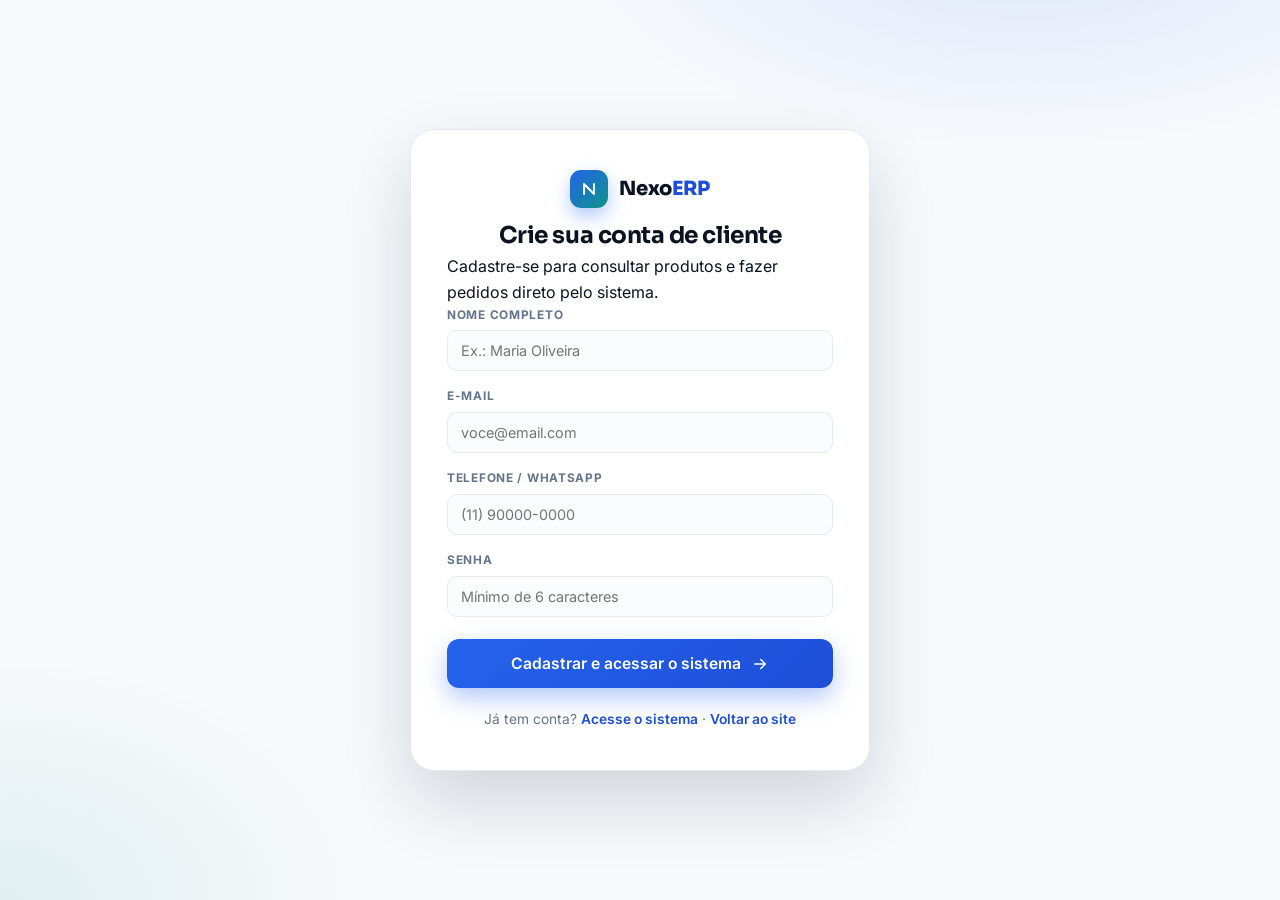
<file: cadastro.html>
<!DOCTYPE html>
<html lang="pt-BR">
<head>
  <meta charset="UTF-8">
  <meta name="viewport" content="width=device-width, initial-scale=1.0">
  <title>Cadastro de Cliente — Nexo ERP</title>
  <meta name="description" content="Crie sua conta de cliente no Nexo ERP e comece a fazer pedidos online para o comércio.">
  <link rel="preconnect" href="https://fonts.googleapis.com">
  <link rel="preconnect" href="https://fonts.gstatic.com" crossorigin>
  <link href="https://fonts.googleapis.com/css2?family=Inter:wght@400;500;600;700&family=Sora:wght@600;700;800&display=swap" rel="stylesheet">
  <link rel="stylesheet" href="assets/css/style.css">
  <link rel="stylesheet" href="assets/css/demo.css">
  <link rel="icon" href="data:image/svg+xml,%3Csvg xmlns='http://www.w3.org/2000/svg' viewBox='0 0 32 32'%3E%3Crect width='32' height='32' rx='8' fill='%231d4ed8'/%3E%3Cpath d='M10 22V10l12 12V10' stroke='white' stroke-width='3' fill='none' stroke-linecap='round' stroke-linejoin='round'/%3E%3C/svg%3E">
  <style>
    .cad-wrap {
      min-height: 100vh;
      display: grid;
      place-items: center;
      padding: 60px 20px;
      background:
        radial-gradient(800px 400px at 80% -10%, rgba(37, 99, 235, .14), transparent 60%),
        radial-gradient(600px 400px at 0% 100%, rgba(13, 148, 136, .10), transparent 60%),
        var(--bg);
    }
    .cad-card {
      width: 100%;
      max-width: 460px;
      background: #fff;
      border: 1px solid var(--line);
      border-radius: 24px;
      box-shadow: var(--shadow-lg);
      padding: 40px 36px;
    }
    .cad-card .logo { justify-content: center; margin-bottom: 14px; }
    .cad-card h1 { text-align: center; font-size: 1.45rem; margin-bottom: 6px; }
    .cad-card > p { text-align: center; color: var(--muted); font-size: .92rem; margin-bottom: 28px; }
    .cad-form { display: grid; gap: 16px; }
    .cad-form .btn { width: 100%; margin-top: 6px; }
    .cad-links { text-align: center; margin-top: 20px; font-size: .86rem; color: var(--muted); }
    .cad-links a { color: var(--primary); font-weight: 600; }
    .cad-success { display: none; text-align: center; }
    .cad-success h2 { margin-bottom: 8px; }
    .cad-success p { color: var(--muted); font-size: .92rem; margin-bottom: 22px; }
  </style>
</head>
<body>

  <div class="cad-wrap">
    <div class="cad-card">

      <div id="cadFormBox">
        <a href="index.html" class="logo">
          <span class="logo-mark">
            <svg viewBox="0 0 24 24" fill="none" stroke="currentColor" stroke-width="2.2" stroke-linecap="round" stroke-linejoin="round"><path d="M6 18V6l12 12V6"/></svg>
          </span>
          <span>Nexo<em>ERP</em></span>
        </a>
        <h1>Crie sua conta de cliente</h1>
        <p>Cadastre-se para consultar produtos e fazer pedidos direto pelo sistema.</p>

        <form class="cad-form" id="cadForm">
          <div class="demo-field">
            <label for="cadNome">Nome completo</label>
            <input type="text" id="cadNome" placeholder="Ex.: Maria Oliveira" required>
          </div>
          <div class="demo-field">
            <label for="cadEmail">E-mail</label>
            <input type="email" id="cadEmail" placeholder="voce@email.com" required>
          </div>
          <div class="demo-field">
            <label for="cadTelefone">Telefone / WhatsApp</label>
            <input type="tel" id="cadTelefone" placeholder="(11) 90000-0000">
          </div>
          <div class="demo-field">
            <label for="cadSenha">Senha</label>
            <input type="password" id="cadSenha" minlength="6" placeholder="Mínimo de 6 caracteres" required>
          </div>
          <button type="submit" class="btn btn-primary">
            Cadastrar e acessar o sistema
            <svg viewBox="0 0 24 24" fill="none" stroke="currentColor" stroke-width="2" stroke-linecap="round" stroke-linejoin="round"><path d="M5 12h14M13 6l6 6-6 6"/></svg>
          </button>
        </form>

        <p class="cad-links">Já tem conta? <a href="demo.html">Acesse o sistema</a> · <a href="index.html">Voltar ao site</a></p>
      </div>

      <div class="cad-success" id="cadSuccess">
        <span class="logo-mark" style="margin:0 auto 18px;width:56px;height:56px;border-radius:16px;">
          <svg viewBox="0 0 24 24" fill="none" stroke="currentColor" stroke-width="2.4" stroke-linecap="round" stroke-linejoin="round" style="width:28px;height:28px;"><path d="M20 7L9 18l-5-5"/></svg>
        </span>
        <h2>Cadastro realizado!</h2>
        <p>Sua conta de cliente foi criada. Entre com seu e-mail e senha para fazer seu primeiro pedido.</p>
        <a href="demo.html" class="btn btn-primary" style="width:100%;">Ir para o acesso</a>
      </div>

    </div>
  </div>

  <script>
    /* Cadastro de cliente — persiste no mesmo localStorage da demo */
    (function () {
      'use strict';
      var KEY = 'nexoDemoStateV2';
      function load() {
        try { var s = localStorage.getItem(KEY); if (s) return JSON.parse(s); } catch (e) {}
        return null;
      }
      function save(st) { localStorage.setItem(KEY, JSON.stringify(st)); }

      document.getElementById('cadForm').addEventListener('submit', function (e) {
        e.preventDefault();
        var nome = document.getElementById('cadNome').value.trim();
        var email = document.getElementById('cadEmail').value.trim().toLowerCase();
        var telefone = document.getElementById('cadTelefone').value.trim();
        var senha = document.getElementById('cadSenha').value;

        var st = load();
        if (st && st.users) {
          if (st.users.some(function (u) { return u.email === email; })) {
            alert('Já existe uma conta com este e-mail. Tente fazer login.');
            return;
          }
          st.users.push({ id: Date.now(), nome: nome, email: email, senha: senha,
                          telefone: telefone, perfil: 'cliente', ativo: true });
          st.auditoria.push({ data: new Date().toLocaleString('pt-BR'), usuario: nome,
                              acao: 'CADASTRO_CLIENTE', detalhe: 'Novo cliente cadastrado pelo site' });
          save(st);
        }
        document.getElementById('cadFormBox').style.display = 'none';
        document.getElementById('cadSuccess').style.display = 'block';
      });
    })();
  </script>
</body>
</html>
</file>
<file: assets/css/style.css>
/* ============================================================
   NEXO — Mini-ERP de Estoque e Vendas
   Folha de estilos principal (landing page + demo)
   ============================================================ */

:root {
  --bg: #f7f9fc;
  --bg-soft: #eef2f9;
  --surface: #ffffff;
  --ink: #0b1220;
  --ink-2: #33415c;
  --muted: #64748b;
  --line: #e4e9f2;
  --primary: #1d4ed8;
  --primary-dark: #1e40af;
  --primary-soft: #e8effe;
  --accent: #0d9488;
  --accent-soft: #e0f5f2;
  --danger: #dc2626;
  --warning: #d97706;
  --dark: #0b1220;
  --dark-2: #111a2e;
  --radius: 14px;
  --radius-lg: 22px;
  --shadow-sm: 0 1px 2px rgba(15, 23, 42, .06), 0 4px 14px rgba(15, 23, 42, .05);
  --shadow-md: 0 10px 30px rgba(15, 23, 42, .10);
  --shadow-lg: 0 30px 70px rgba(15, 23, 42, .16);
  --font-display: 'Sora', sans-serif;
  --font-body: 'Inter', sans-serif;
  --max: 1160px;
}

* { margin: 0; padding: 0; box-sizing: border-box; }

html { scroll-behavior: smooth; }

body {
  font-family: var(--font-body);
  background: var(--bg);
  color: var(--ink);
  line-height: 1.6;
  -webkit-font-smoothing: antialiased;
  overflow-x: hidden;
}

img { max-width: 100%; display: block; }
a { text-decoration: none; color: inherit; }
ul { list-style: none; }
button { font-family: inherit; cursor: pointer; }

.container { max-width: var(--max); margin: 0 auto; padding: 0 24px; }

/* ---------- Tipografia ---------- */
h1, h2, h3, h4 {
  font-family: var(--font-display);
  line-height: 1.15;
  letter-spacing: -0.02em;
  color: var(--ink);
}

.section-tag {
  display: inline-flex;
  align-items: center;
  gap: 8px;
  font-size: .78rem;
  font-weight: 700;
  letter-spacing: .12em;
  text-transform: uppercase;
  color: var(--primary);
  background: var(--primary-soft);
  border: 1px solid #d3e0fb;
  padding: 7px 14px;
  border-radius: 100px;
  margin-bottom: 18px;
}

.section-tag::before {
  content: "";
  width: 7px; height: 7px;
  border-radius: 50%;
  background: var(--primary);
}

.section-title {
  font-size: clamp(1.7rem, 3.4vw, 2.5rem);
  font-weight: 700;
  margin-bottom: 14px;
}

.section-sub {
  font-size: 1.06rem;
  color: var(--muted);
  max-width: 640px;
}

.text-center { text-align: center; }
.text-center .section-sub { margin: 0 auto; }

/* ---------- Botões ---------- */
.btn {
  display: inline-flex;
  align-items: center;
  justify-content: center;
  gap: 10px;
  font-weight: 600;
  font-size: .98rem;
  padding: 15px 28px;
  border-radius: 12px;
  border: none;
  transition: transform .2s ease, box-shadow .2s ease, background .2s ease;
  white-space: nowrap;
}

.btn svg { width: 18px; height: 18px; }

.btn-primary {
  background: linear-gradient(135deg, #2563eb, #1d4ed8);
  color: #fff;
  box-shadow: 0 10px 24px rgba(37, 99, 235, .35);
}
.btn-primary:hover { transform: translateY(-2px); box-shadow: 0 16px 34px rgba(37, 99, 235, .42); }

.btn-outline {
  background: var(--surface);
  color: var(--ink);
  border: 1px solid var(--line);
  box-shadow: var(--shadow-sm);
}
.btn-outline:hover { transform: translateY(-2px); border-color: #c4d2ea; }

.btn-white {
  background: #fff;
  color: var(--primary-dark);
  box-shadow: 0 10px 26px rgba(0, 0, 0, .25);
}
.btn-white:hover { transform: translateY(-2px); }

.btn-ghost-light {
  background: rgba(255, 255, 255, .08);
  color: #fff;
  border: 1px solid rgba(255, 255, 255, .22);
}
.btn-ghost-light:hover { background: rgba(255, 255, 255, .14); }

/* ============================================================
   HEADER
   ============================================================ */
.header {
  position: fixed;
  top: 0; left: 0; right: 0;
  z-index: 100;
  background: rgba(247, 249, 252, .82);
  backdrop-filter: blur(14px);
  -webkit-backdrop-filter: blur(14px);
  border-bottom: 1px solid transparent;
  transition: border-color .25s ease, box-shadow .25s ease;
}

.header.scrolled { border-bottom-color: var(--line); box-shadow: 0 6px 20px rgba(15, 23, 42, .05); }

.header-inner {
  display: flex;
  align-items: center;
  justify-content: space-between;
  height: 74px;
}

.logo {
  display: flex;
  align-items: center;
  gap: 11px;
  font-family: var(--font-display);
  font-weight: 800;
  font-size: 1.22rem;
  letter-spacing: -0.02em;
}

.logo-mark {
  width: 38px; height: 38px;
  border-radius: 11px;
  background: linear-gradient(135deg, #2563eb, #0d9488);
  display: grid;
  place-items: center;
  color: #fff;
  box-shadow: 0 8px 18px rgba(37, 99, 235, .35);
}
.logo-mark svg { width: 20px; height: 20px; }
.logo span em { font-style: normal; color: var(--primary); }

.nav { display: flex; align-items: center; gap: 32px; }

.nav a {
  font-size: .93rem;
  font-weight: 500;
  color: var(--ink-2);
  transition: color .2s;
}
.nav a:hover { color: var(--primary); }

.header-cta { display: flex; align-items: center; gap: 12px; }
.header-cta .btn { padding: 11px 22px; font-size: .9rem; }

.nav-toggle {
  display: none;
  background: none;
  border: none;
  width: 42px; height: 42px;
  border-radius: 10px;
}
.nav-toggle svg { width: 24px; height: 24px; color: var(--ink); }

/* ============================================================
   HERO
   ============================================================ */
.hero {
  position: relative;
  padding: 168px 0 90px;
  background:
    radial-gradient(900px 480px at 85% -10%, rgba(37, 99, 235, .12), transparent 60%),
    radial-gradient(700px 420px at -10% 30%, rgba(13, 148, 136, .10), transparent 60%),
    var(--bg);
  overflow: hidden;
}

.hero-grid {
  display: grid;
  grid-template-columns: 1.05fr .95fr;
  gap: 60px;
  align-items: center;
}

.hero-badge {
  display: inline-flex;
  align-items: center;
  gap: 9px;
  background: var(--surface);
  border: 1px solid var(--line);
  border-radius: 100px;
  padding: 8px 16px 8px 9px;
  font-size: .82rem;
  font-weight: 600;
  color: var(--ink-2);
  box-shadow: var(--shadow-sm);
  margin-bottom: 26px;
}

.hero-badge .pill {
  background: var(--accent-soft);
  color: var(--accent);
  font-size: .72rem;
  font-weight: 700;
  padding: 4px 10px;
  border-radius: 100px;
  letter-spacing: .06em;
  text-transform: uppercase;
}

.hero h1 {
  font-size: clamp(2.3rem, 4.6vw, 3.55rem);
  font-weight: 800;
  margin-bottom: 22px;
}

.hero h1 .hl {
  background: linear-gradient(120deg, #2563eb, #0d9488);
  -webkit-background-clip: text;
  background-clip: text;
  color: transparent;
}

.hero-sub {
  font-size: 1.13rem;
  color: var(--ink-2);
  max-width: 540px;
  margin-bottom: 34px;
}

.hero-sub strong { color: var(--ink); font-weight: 600; }

.hero-actions { display: flex; flex-wrap: wrap; gap: 14px; margin-bottom: 34px; }

.hero-proof {
  display: flex;
  align-items: center;
  gap: 14px;
  color: var(--muted);
  font-size: .88rem;
}

.avatar-stack { display: flex; }
.avatar-stack span {
  width: 36px; height: 36px;
  border-radius: 50%;
  border: 3px solid var(--bg);
  display: grid;
  place-items: center;
  font-size: .72rem;
  font-weight: 700;
  color: #fff;
  margin-left: -10px;
}
.avatar-stack span:first-child { margin-left: 0; }
.av-1 { background: #2563eb; } .av-2 { background: #0d9488; }
.av-3 { background: #7c3aed; } .av-4 { background: #ea580c; }

.stars { color: #f59e0b; letter-spacing: 2px; font-size: .85rem; }

/* --- Mockup do painel --- */
.hero-visual { position: relative; }

.mockup {
  background: var(--surface);
  border: 1px solid var(--line);
  border-radius: var(--radius-lg);
  box-shadow: var(--shadow-lg);
  overflow: hidden;
  transform: rotate(1.2deg);
  transition: transform .4s ease;
}
.mockup:hover { transform: rotate(0deg) translateY(-4px); }

.mockup-bar {
  display: flex;
  align-items: center;
  gap: 7px;
  padding: 13px 16px;
  border-bottom: 1px solid var(--line);
  background: #fbfcfe;
}
.mockup-bar i { width: 10px; height: 10px; border-radius: 50%; }
.mockup-bar i:nth-child(1) { background: #fca5a5; }
.mockup-bar i:nth-child(2) { background: #fcd34d; }
.mockup-bar i:nth-child(3) { background: #86efac; }
.mockup-bar span {
  margin-left: 10px;
  font-size: .72rem;
  color: var(--muted);
  background: var(--bg-soft);
  border-radius: 6px;
  padding: 3px 12px;
}

.mockup-body { padding: 20px; display: grid; gap: 14px; }

.kpi-row { display: grid; grid-template-columns: repeat(3, 1fr); gap: 12px; }

.kpi {
  background: #fbfcfe;
  border: 1px solid var(--line);
  border-radius: 12px;
  padding: 13px 14px;
}
.kpi small { font-size: .68rem; color: var(--muted); font-weight: 600; text-transform: uppercase; letter-spacing: .06em; }
.kpi strong { display: block; font-family: var(--font-display); font-size: 1.18rem; margin-top: 3px; }
.kpi .up { color: var(--accent); font-size: .72rem; font-weight: 600; }

.mock-chart {
  border: 1px solid var(--line);
  border-radius: 12px;
  padding: 14px;
  background: #fff;
}
.mock-chart h5 { font-size: .78rem; font-family: var(--font-body); font-weight: 600; color: var(--ink-2); margin-bottom: 10px; }

.bars { display: flex; align-items: flex-end; gap: 8px; height: 84px; }
.bars i {
  flex: 1;
  border-radius: 5px 5px 2px 2px;
  background: linear-gradient(180deg, #3b82f6, #1d4ed8);
  opacity: .85;
  animation: grow 1.2s ease both;
}
.bars i:nth-child(even) { background: linear-gradient(180deg, #2dd4bf, #0d9488); }
@keyframes grow { from { height: 0; } }

.mock-table { border: 1px solid var(--line); border-radius: 12px; overflow: hidden; }
.mock-table header {
  display: flex; justify-content: space-between; align-items: center;
  padding: 11px 14px; background: #fbfcfe; border-bottom: 1px solid var(--line);
  font-size: .78rem; font-weight: 600; color: var(--ink-2);
}
.mock-table header em { font-style: normal; color: var(--danger); font-size: .72rem; }

.mock-row {
  display: flex; justify-content: space-between; align-items: center;
  padding: 9px 14px;
  font-size: .8rem;
  border-bottom: 1px solid #f0f3f9;
}
.mock-row:last-child { border-bottom: none; }
.mock-row .q { font-weight: 600; }
.q.low { color: var(--danger); } .q.warn { color: var(--warning); }

.float-card {
  position: absolute;
  background: var(--surface);
  border: 1px solid var(--line);
  border-radius: 14px;
  box-shadow: var(--shadow-md);
  padding: 13px 17px;
  display: flex;
  align-items: center;
  gap: 12px;
  font-size: .82rem;
  font-weight: 600;
  animation: floaty 5s ease-in-out infinite;
}
.float-card small { display: block; font-weight: 500; color: var(--muted); font-size: .72rem; }
.float-card .ic {
  width: 38px; height: 38px; border-radius: 10px;
  display: grid; place-items: center; flex-shrink: 0;
}
.float-card .ic svg { width: 19px; height: 19px; }

.fc-1 { top: -22px; right: 24px; animation-delay: .4s; }
.fc-1 .ic { background: var(--accent-soft); color: var(--accent); }
.fc-2 { bottom: -20px; left: -18px; }
.fc-2 .ic { background: #fef3c7; color: var(--warning); }

@keyframes floaty {
  0%, 100% { transform: translateY(0); }
  50% { transform: translateY(-9px); }
}

/* ============================================================
   FAIXA DE SEGMENTOS
   ============================================================ */
.segments {
  padding: 34px 0;
  border-top: 1px solid var(--line);
  border-bottom: 1px solid var(--line);
  background: var(--surface);
}
.segments p {
  text-align: center;
  font-size: .8rem;
  font-weight: 600;
  letter-spacing: .14em;
  text-transform: uppercase;
  color: var(--muted);
  margin-bottom: 20px;
}
.segments ul {
  display: flex;
  flex-wrap: wrap;
  justify-content: center;
  gap: 12px 36px;
  font-family: var(--font-display);
  font-weight: 600;
  font-size: .98rem;
  color: #94a3b8;
}
.segments ul li { transition: color .2s; }
.segments ul li:hover { color: var(--ink); }

/* ============================================================
   PROBLEMA / SOLUÇÃO
   ============================================================ */
.section { padding: 96px 0; }

.split {
  display: grid;
  grid-template-columns: 1fr 1fr;
  gap: 64px;
  align-items: center;
}

.pain-list { display: grid; gap: 16px; margin-top: 30px; }

.pain-item {
  display: flex;
  gap: 15px;
  background: var(--surface);
  border: 1px solid var(--line);
  border-radius: var(--radius);
  padding: 18px 20px;
  box-shadow: var(--shadow-sm);
}

.pain-item .x {
  width: 34px; height: 34px;
  border-radius: 9px;
  background: #fee2e2;
  color: var(--danger);
  display: grid;
  place-items: center;
  flex-shrink: 0;
  font-weight: 800;
}

.pain-item h4 { font-size: .98rem; margin-bottom: 3px; font-family: var(--font-body); font-weight: 700; }
.pain-item p { font-size: .9rem; color: var(--muted); }

.check-panel {
  background: var(--dark);
  color: #cbd5e1;
  border-radius: var(--radius-lg);
  padding: 40px 38px;
  box-shadow: var(--shadow-lg);
  position: relative;
  overflow: hidden;
}
.check-panel::after {
  content: "";
  position: absolute;
  width: 340px; height: 340px;
  border-radius: 50%;
  background: radial-gradient(circle, rgba(37, 99, 235, .35), transparent 70%);
  top: -140px; right: -120px;
}
.check-panel h3 { color: #fff; font-size: 1.35rem; margin-bottom: 8px; }
.check-panel > p { font-size: .95rem; color: #94a3b8; margin-bottom: 26px; position: relative; z-index: 1; }

.check-item {
  display: flex;
  gap: 13px;
  padding: 13px 0;
  border-bottom: 1px solid rgba(255, 255, 255, .08);
  font-size: .94rem;
  position: relative;
  z-index: 1;
}
.check-item:last-child { border-bottom: none; }
.check-item .ok {
  width: 26px; height: 26px;
  border-radius: 8px;
  background: rgba(13, 148, 136, .2);
  color: #2dd4bf;
  display: grid;
  place-items: center;
  flex-shrink: 0;
}
.check-item .ok svg { width: 14px; height: 14px; }
.check-item strong { color: #fff; font-weight: 600; }

/* ============================================================
   MÓDULOS
   ============================================================ */
.modules { background: var(--surface); border-top: 1px solid var(--line); border-bottom: 1px solid var(--line); }

.modules-grid {
  display: grid;
  grid-template-columns: repeat(3, 1fr);
  gap: 20px;
  margin-top: 52px;
}

.module-card {
  background: var(--bg);
  border: 1px solid var(--line);
  border-radius: var(--radius-lg);
  padding: 28px 26px;
  transition: transform .25s ease, box-shadow .25s ease, border-color .25s;
}
.module-card:hover {
  transform: translateY(-6px);
  box-shadow: var(--shadow-md);
  border-color: #c9d8f5;
  background: #fff;
}

.module-ic {
  width: 50px; height: 50px;
  border-radius: 13px;
  display: grid;
  place-items: center;
  margin-bottom: 18px;
  background: var(--primary-soft);
  color: var(--primary);
}
.module-ic svg { width: 24px; height: 24px; }
.module-card:nth-child(3n+2) .module-ic { background: var(--accent-soft); color: var(--accent); }
.module-card:nth-child(3n) .module-ic { background: #f3e8ff; color: #7c3aed; }

.module-card h3 { font-size: 1.08rem; margin-bottom: 8px; }
.module-card p { font-size: .9rem; color: var(--muted); }

/* ============================================================
   COMO FUNCIONA
   ============================================================ */
.steps {
  display: grid;
  grid-template-columns: repeat(3, 1fr);
  gap: 22px;
  margin-top: 52px;
  counter-reset: step;
}

.step {
  background: var(--surface);
  border: 1px solid var(--line);
  border-radius: var(--radius-lg);
  padding: 32px 28px;
  position: relative;
  box-shadow: var(--shadow-sm);
}

.step::before {
  counter-increment: step;
  content: "0" counter(step);
  font-family: var(--font-display);
  font-size: 2.6rem;
  font-weight: 800;
  background: linear-gradient(135deg, #2563eb33, #0d948833);
  -webkit-background-clip: text;
  background-clip: text;
  color: transparent;
  display: block;
  margin-bottom: 14px;
}

.step h3 { font-size: 1.1rem; margin-bottom: 8px; }
.step p { font-size: .92rem; color: var(--muted); }

/* ============================================================
   BENEFÍCIOS
   ============================================================ */
.benefits { background: var(--dark); color: #cbd5e1; }
.benefits .section-title { color: #fff; }
.benefits .section-sub { color: #94a3b8; }

.benefits-grid {
  display: grid;
  grid-template-columns: repeat(2, 1fr);
  gap: 18px;
  margin-top: 52px;
}

.benefit {
  display: flex;
  gap: 16px;
  background: var(--dark-2);
  border: 1px solid rgba(255, 255, 255, .07);
  border-radius: var(--radius);
  padding: 24px;
  transition: border-color .25s, transform .25s;
}
.benefit:hover { border-color: rgba(45, 212, 191, .35); transform: translateY(-3px); }

.benefit .ic {
  width: 44px; height: 44px;
  border-radius: 11px;
  background: rgba(37, 99, 235, .18);
  color: #60a5fa;
  display: grid;
  place-items: center;
  flex-shrink: 0;
}
.benefit:nth-child(even) .ic { background: rgba(13, 148, 136, .18); color: #2dd4bf; }
.benefit .ic svg { width: 21px; height: 21px; }

.benefit h3 { color: #fff; font-size: 1rem; font-family: var(--font-body); font-weight: 700; margin-bottom: 4px; }
.benefit p { font-size: .9rem; color: #94a3b8; }

/* ============================================================
   PROVA SOCIAL
   ============================================================ */
.stats-band {
  display: grid;
  grid-template-columns: repeat(4, 1fr);
  gap: 20px;
  margin: 52px 0 64px;
}

.stat {
  text-align: center;
  background: var(--surface);
  border: 1px solid var(--line);
  border-radius: var(--radius-lg);
  padding: 30px 16px;
  box-shadow: var(--shadow-sm);
}
.stat strong {
  display: block;
  font-family: var(--font-display);
  font-size: 2rem;
  font-weight: 800;
  background: linear-gradient(120deg, #2563eb, #0d9488);
  -webkit-background-clip: text;
  background-clip: text;
  color: transparent;
}
.stat span { font-size: .86rem; color: var(--muted); font-weight: 500; }

.testimonials {
  display: grid;
  grid-template-columns: repeat(3, 1fr);
  gap: 20px;
}

.testimonial {
  background: var(--surface);
  border: 1px solid var(--line);
  border-radius: var(--radius-lg);
  padding: 28px;
  box-shadow: var(--shadow-sm);
  display: flex;
  flex-direction: column;
  gap: 18px;
}

.testimonial q {
  font-size: .95rem;
  color: var(--ink-2);
  quotes: "“" "”";
  font-style: italic;
}

.testimonial .who { display: flex; align-items: center; gap: 12px; margin-top: auto; }
.testimonial .who i {
  width: 42px; height: 42px;
  border-radius: 50%;
  display: grid; place-items: center;
  color: #fff; font-weight: 700; font-size: .85rem; font-style: normal;
}
.testimonial .who strong { display: block; font-size: .9rem; }
.testimonial .who small { color: var(--muted); font-size: .78rem; }

/* ============================================================
   QUEBRA DE OBJEÇÕES
   ============================================================ */
.objections { background: var(--surface); border-top: 1px solid var(--line); border-bottom: 1px solid var(--line); }

.objections-grid {
  display: grid;
  grid-template-columns: repeat(2, 1fr);
  gap: 18px;
  margin-top: 52px;
}

.objection {
  border: 1px solid var(--line);
  border-radius: var(--radius);
  padding: 26px;
  background: var(--bg);
  transition: border-color .25s;
}
.objection:hover { border-color: #c9d8f5; }
.objection h3 {
  font-size: 1rem;
  font-family: var(--font-body);
  font-weight: 700;
  margin-bottom: 8px;
  display: flex;
  align-items: center;
  gap: 10px;
}
.objection h3::before {
  content: "?";
  width: 26px; height: 26px;
  border-radius: 8px;
  background: var(--primary-soft);
  color: var(--primary);
  display: grid; place-items: center;
  font-size: .85rem;
  font-weight: 800;
  flex-shrink: 0;
}
.objection p { font-size: .92rem; color: var(--muted); }

/* ============================================================
   OFERTA
   ============================================================ */
.offer { background: radial-gradient(800px 400px at 50% 0%, rgba(37, 99, 235, .18), transparent 65%), var(--dark); color: #cbd5e1; }
.offer .section-title { color: #fff; }
.offer .section-sub { color: #94a3b8; }

.offer-card {
  max-width: 620px;
  margin: 52px auto 0;
  background: var(--surface);
  color: var(--ink);
  border-radius: 26px;
  overflow: hidden;
  box-shadow: 0 40px 90px rgba(0, 0, 0, .45);
}

.offer-head {
  background: linear-gradient(135deg, #2563eb, #1e40af);
  color: #fff;
  padding: 30px 36px;
  display: flex;
  justify-content: space-between;
  align-items: center;
  gap: 16px;
}
.offer-head h3 { color: #fff; font-size: 1.3rem; }
.offer-head p { font-size: .86rem; color: #dbeafe; }
.offer-head .tag {
  background: rgba(255, 255, 255, .16);
  border: 1px solid rgba(255, 255, 255, .3);
  padding: 7px 14px;
  border-radius: 100px;
  font-size: .74rem;
  font-weight: 700;
  letter-spacing: .08em;
  text-transform: uppercase;
  white-space: nowrap;
}

.offer-body { padding: 34px 36px 36px; }

.price-row { display: flex; align-items: baseline; gap: 12px; margin-bottom: 6px; }
.price-old { color: #94a3b8; text-decoration: line-through; font-size: 1.05rem; }
.price-now { font-family: var(--font-display); font-size: 2.9rem; font-weight: 800; letter-spacing: -0.03em; }
.price-note { font-size: .85rem; color: var(--muted); margin-bottom: 24px; }

.offer-list { display: grid; gap: 12px; margin-bottom: 28px; }
.offer-list li { display: flex; gap: 11px; font-size: .93rem; color: var(--ink-2); }
.offer-list li svg { width: 19px; height: 19px; color: var(--accent); flex-shrink: 0; margin-top: 2px; }

.bonus-box {
  background: var(--accent-soft);
  border: 1px dashed #99e3d9;
  border-radius: var(--radius);
  padding: 18px 20px;
  margin-bottom: 26px;
}
.bonus-box h4 { font-size: .82rem; text-transform: uppercase; letter-spacing: .1em; color: var(--accent); margin-bottom: 8px; font-family: var(--font-body); font-weight: 800; }
.bonus-box p { font-size: .88rem; color: #115e59; }

.offer-guarantee {
  display: flex;
  gap: 14px;
  align-items: center;
  margin-top: 24px;
  padding-top: 22px;
  border-top: 1px solid var(--line);
}
.offer-guarantee .seal {
  width: 52px; height: 52px;
  border-radius: 50%;
  border: 2px solid var(--accent);
  color: var(--accent);
  display: grid; place-items: center;
  flex-shrink: 0;
}
.offer-guarantee .seal svg { width: 25px; height: 25px; }
.offer-guarantee p { font-size: .86rem; color: var(--muted); }
.offer-guarantee strong { color: var(--ink); }

/* ============================================================
   FAQ
   ============================================================ */
.faq-list { max-width: 780px; margin: 52px auto 0; display: grid; gap: 12px; }

.faq-item {
  background: var(--surface);
  border: 1px solid var(--line);
  border-radius: var(--radius);
  overflow: hidden;
  box-shadow: var(--shadow-sm);
}

.faq-q {
  width: 100%;
  background: none;
  border: none;
  display: flex;
  justify-content: space-between;
  align-items: center;
  gap: 16px;
  padding: 20px 24px;
  font-size: .99rem;
  font-weight: 600;
  color: var(--ink);
  text-align: left;
}

.faq-q .chev {
  width: 30px; height: 30px;
  border-radius: 8px;
  background: var(--bg-soft);
  display: grid; place-items: center;
  flex-shrink: 0;
  transition: transform .3s ease, background .3s;
}
.faq-q .chev svg { width: 16px; height: 16px; }
.faq-item.open .chev { transform: rotate(180deg); background: var(--primary-soft); color: var(--primary); }

.faq-a {
  max-height: 0;
  overflow: hidden;
  transition: max-height .35s ease;
}
.faq-a p { padding: 0 24px 22px; font-size: .92rem; color: var(--muted); }

/* ============================================================
   CTA FINAL + FOOTER
   ============================================================ */
.final-cta {
  background: linear-gradient(135deg, #1e40af, #1d4ed8 55%, #0d9488);
  color: #fff;
  text-align: center;
  padding: 92px 0;
  position: relative;
  overflow: hidden;
}
.final-cta::before, .final-cta::after {
  content: "";
  position: absolute;
  border-radius: 50%;
  background: rgba(255, 255, 255, .08);
}
.final-cta::before { width: 380px; height: 380px; top: -180px; left: -120px; }
.final-cta::after { width: 300px; height: 300px; bottom: -150px; right: -80px; }

.final-cta h2 { color: #fff; font-size: clamp(1.8rem, 3.4vw, 2.6rem); margin-bottom: 16px; position: relative; z-index: 1; }
.final-cta p { color: #dbeafe; max-width: 560px; margin: 0 auto 34px; position: relative; z-index: 1; }
.final-cta .hero-actions { justify-content: center; position: relative; z-index: 1; }

.footer {
  background: var(--dark);
  color: #94a3b8;
  padding: 64px 0 30px;
}

.footer-grid {
  display: grid;
  grid-template-columns: 1.6fr 1fr 1fr 1.2fr;
  gap: 40px;
  margin-bottom: 44px;
}
.footer .logo { color: #fff; margin-bottom: 16px; }
.footer-about { font-size: .9rem; max-width: 300px; }

.footer h4 { color: #fff; font-size: .85rem; text-transform: uppercase; letter-spacing: .1em; font-family: var(--font-body); font-weight: 700; margin-bottom: 16px; }
.footer ul { display: grid; gap: 10px; font-size: .9rem; }
.footer ul a:hover { color: #fff; }

.footer-bottom {
  border-top: 1px solid rgba(255, 255, 255, .08);
  padding-top: 24px;
  display: flex;
  justify-content: space-between;
  flex-wrap: wrap;
  gap: 12px;
  font-size: .82rem;
  color: #64748b;
}

/* ============================================================
   REVEAL ON SCROLL
   ============================================================ */
.reveal {
  opacity: 0;
  transform: translateY(28px);
  transition: opacity .7s ease, transform .7s ease;
}
.reveal.visible { opacity: 1; transform: translateY(0); }

/* ============================================================
   RESPONSIVO
   ============================================================ */
@media (max-width: 980px) {
  .hero-grid, .split { grid-template-columns: 1fr; gap: 48px; }
  .hero { padding-top: 140px; }
  .hero-visual { max-width: 560px; margin: 0 auto; }
  .modules-grid, .steps, .testimonials { grid-template-columns: repeat(2, 1fr); }
  .benefits-grid, .objections-grid { grid-template-columns: 1fr; }
  .stats-band { grid-template-columns: repeat(2, 1fr); }
  .footer-grid { grid-template-columns: 1fr 1fr; }
  .nav, .header-cta .btn-outline { display: none; }
  .nav-toggle { display: grid; place-items: center; }
  .nav.open {
    display: flex;
    flex-direction: column;
    position: absolute;
    top: 74px; left: 0; right: 0;
    background: #fff;
    border-bottom: 1px solid var(--line);
    padding: 22px 24px 26px;
    gap: 18px;
    box-shadow: var(--shadow-md);
  }
}

@media (max-width: 620px) {
  .modules-grid, .steps, .testimonials, .stats-band { grid-template-columns: 1fr; }
  .kpi-row { grid-template-columns: 1fr 1fr; }
  .hero-actions .btn { width: 100%; }
  .float-card { display: none; }
  .offer-head { flex-direction: column; align-items: flex-start; }
  .footer-grid { grid-template-columns: 1fr; }
  .section { padding: 70px 0; }
}

/* ============================================================
   FORMULÁRIO DE CAPTURA / COMPARATIVO / NOTAS
   ============================================================ */
.lead-form {
  display: flex;
  flex-wrap: wrap;
  gap: 12px;
  justify-content: center;
  max-width: 780px;
  margin: 0 auto;
  position: relative;
  z-index: 1;
}
.lead-form input, .lead-form select {
  font-family: var(--font-body);
  font-size: .95rem;
  padding: 15px 18px;
  border-radius: 12px;
  border: 1px solid rgba(255, 255, 255, .35);
  background: rgba(255, 255, 255, .14);
  color: #fff;
  outline: none;
  min-width: 190px;
  flex: 1;
}
.lead-form select option { color: var(--ink); }
.lead-form input::placeholder { color: #cfe0ff; }
.lead-form .btn { flex-basis: 100%; max-width: 340px; }
.lead-success {
  position: relative;
  z-index: 1;
  background: rgba(255, 255, 255, .14);
  border: 1px solid rgba(255, 255, 255, .3);
  border-radius: 12px;
  padding: 16px 22px;
  max-width: 560px;
  margin: 0 auto;
  font-weight: 600;
}
.honest-note { font-size: .78rem; color: #94a3b8; margin-top: 12px; }

.price-compare {
  display: grid;
  grid-template-columns: 1fr 1fr;
  gap: 16px;
  max-width: 780px;
  margin: 42px auto 0;
}
.pc-col {
  background: rgba(255, 255, 255, .06);
  border: 1px solid rgba(255, 255, 255, .12);
  border-radius: 18px;
  padding: 24px 26px;
  text-align: left;
}
.pc-col.featured { border-color: #2dd4bf; background: rgba(13, 148, 136, .16); }
.pc-col h4 { color: #fff; font-size: .85rem; text-transform: uppercase; letter-spacing: .1em; font-family: var(--font-body); font-weight: 700; }
.pc-price { font-family: var(--font-display); font-size: 1.9rem; font-weight: 800; color: #fff; margin: 8px 0 12px; }
.pc-col ul { display: grid; gap: 8px; font-size: .85rem; color: #cbd5e1; }
.pc-col ul li::before { content: "— "; color: #2dd4bf; }
.pc-tag {
  display: inline-block;
  font-size: .68rem;
  font-weight: 700;
  letter-spacing: .08em;
  text-transform: uppercase;
  background: #2dd4bf;
  color: #062e2b;
  border-radius: 100px;
  padding: 4px 10px;
  margin-top: 14px;
}

@media (max-width: 620px) {
  .price-compare { grid-template-columns: 1fr; }
  .lead-form input, .lead-form select { min-width: 100%; }
}
</file>
<file: assets/css/demo.css>
/* ============================================================
   NEXO — Demo interativa do Mini-ERP
   ============================================================ */

.demo-body {
  background: #eef2f9;
  min-height: 100vh;
}

.demo-shell {
  display: grid;
  grid-template-columns: 248px 1fr;
  min-height: 100vh;
}

/* ---------- Sidebar ---------- */
.demo-sidebar {
  background: #0b1220;
  color: #94a3b8;
  padding: 22px 16px;
  display: flex;
  flex-direction: column;
  gap: 6px;
  position: sticky;
  top: 0;
  height: 100vh;
}

.demo-sidebar .logo {
  color: #fff;
  padding: 4px 10px 20px;
}

.demo-side-label {
  font-size: .68rem;
  font-weight: 700;
  letter-spacing: .14em;
  text-transform: uppercase;
  color: #475569;
  padding: 14px 10px 8px;
}

.demo-nav-btn {
  display: flex;
  align-items: center;
  gap: 12px;
  width: 100%;
  background: none;
  border: none;
  color: #94a3b8;
  font-size: .9rem;
  font-weight: 500;
  padding: 11px 12px;
  border-radius: 10px;
  text-align: left;
  transition: background .2s, color .2s;
}
.demo-nav-btn svg { width: 18px; height: 18px; flex-shrink: 0; }
.demo-nav-btn:hover { background: rgba(255, 255, 255, .06); color: #e2e8f0; }
.demo-nav-btn.active { background: linear-gradient(135deg, #2563eb, #1d4ed8); color: #fff; box-shadow: 0 6px 16px rgba(37, 99, 235, .35); }

.demo-side-foot {
  margin-top: auto;
  background: rgba(255, 255, 255, .05);
  border: 1px solid rgba(255, 255, 255, .08);
  border-radius: 12px;
  padding: 14px;
  font-size: .78rem;
  color: #64748b;
}
.demo-side-foot strong { color: #cbd5e1; display: block; margin-bottom: 3px; }

/* ---------- Main ---------- */
.demo-main { padding: 26px 30px 60px; min-width: 0; }

.demo-topbar {
  display: flex;
  align-items: center;
  justify-content: space-between;
  gap: 16px;
  margin-bottom: 26px;
  flex-wrap: wrap;
}

.demo-topbar h1 { font-size: 1.45rem; }
.demo-topbar p { color: var(--muted); font-size: .88rem; }

.demo-user {
  display: flex;
  align-items: center;
  gap: 12px;
  background: #fff;
  border: 1px solid var(--line);
  border-radius: 100px;
  padding: 7px 16px 7px 8px;
  box-shadow: var(--shadow-sm);
  font-size: .85rem;
  font-weight: 600;
}
.demo-user i {
  width: 32px; height: 32px;
  border-radius: 50%;
  background: linear-gradient(135deg, #2563eb, #0d9488);
  color: #fff;
  display: grid; place-items: center;
  font-style: normal; font-size: .75rem; font-weight: 700;
}
.demo-user small { display: block; font-weight: 500; color: var(--muted); font-size: .72rem; }

.demo-back {
  display: inline-flex;
  align-items: center;
  gap: 7px;
  font-size: .82rem;
  font-weight: 600;
  color: var(--primary);
  margin-bottom: 10px;
}
.demo-back svg { width: 15px; height: 15px; }

/* ---------- KPIs ---------- */
.demo-kpis {
  display: grid;
  grid-template-columns: repeat(4, 1fr);
  gap: 16px;
  margin-bottom: 22px;
}

.demo-kpi {
  background: #fff;
  border: 1px solid var(--line);
  border-radius: 16px;
  padding: 18px 20px;
  box-shadow: var(--shadow-sm);
  position: relative;
  overflow: hidden;
}
.demo-kpi::after {
  content: "";
  position: absolute;
  width: 90px; height: 90px;
  border-radius: 50%;
  right: -30px; top: -30px;
  background: var(--kpi-tint, #e8effe);
  opacity: .5;
}
.demo-kpi small { font-size: .74rem; font-weight: 600; text-transform: uppercase; letter-spacing: .07em; color: var(--muted); }
.demo-kpi strong { display: block; font-family: var(--font-display); font-size: 1.5rem; margin: 4px 0 2px; position: relative; z-index: 1; }
.demo-kpi span { font-size: .76rem; font-weight: 600; }
.demo-kpi .pos { color: var(--accent); }
.demo-kpi .neg { color: var(--danger); }

/* ---------- Cards / grids ---------- */
.demo-grid-2 {
  display: grid;
  grid-template-columns: 1.6fr 1fr;
  gap: 16px;
  margin-bottom: 22px;
}

.demo-grid-3 {
  display: grid;
  grid-template-columns: 1.2fr 1fr 1fr;
  gap: 16px;
  margin-bottom: 22px;
}

.demo-card {
  background: #fff;
  border: 1px solid var(--line);
  border-radius: 16px;
  box-shadow: var(--shadow-sm);
  padding: 20px;
  min-width: 0;
}
.demo-card h3 { font-size: .95rem; font-family: var(--font-body); font-weight: 700; margin-bottom: 4px; }
.demo-card .card-sub { font-size: .78rem; color: var(--muted); margin-bottom: 14px; }
.demo-card-head {
  display: flex;
  justify-content: space-between;
  align-items: center;
  margin-bottom: 14px;
}
.demo-card-head h3 { margin-bottom: 0; }

.chart-box { position: relative; height: 250px; }
.chart-box.sm { height: 210px; }

/* ---------- Tabelas ---------- */
.demo-table { width: 100%; border-collapse: collapse; font-size: .85rem; }
.demo-table th {
  text-align: left;
  font-size: .7rem;
  font-weight: 700;
  text-transform: uppercase;
  letter-spacing: .07em;
  color: var(--muted);
  padding: 10px 12px;
  border-bottom: 1px solid var(--line);
  white-space: nowrap;
}
.demo-table td { padding: 11px 12px; border-bottom: 1px solid #f0f3f9; vertical-align: middle; }
.demo-table tr:last-child td { border-bottom: none; }
.demo-table tbody tr { transition: background .15s; }
.demo-table tbody tr:hover { background: #f8faff; }

.badge {
  display: inline-block;
  font-size: .7rem;
  font-weight: 700;
  padding: 4px 10px;
  border-radius: 100px;
  white-space: nowrap;
}
.badge.ok { background: #dcfce7; color: #15803d; }
.badge.warn { background: #fef3c7; color: #b45309; }
.badge.low { background: #fee2e2; color: #b91c1c; }
.badge.info { background: #e8effe; color: #1d4ed8; }
.badge.neutral { background: #e2e8f0; color: #475569; }

.tag-in { color: var(--accent); font-weight: 700; }
.tag-out { color: var(--danger); font-weight: 700; }

/* ---------- Alerta estoque baixo ---------- */
.low-stock-item {
  display: flex;
  justify-content: space-between;
  align-items: center;
  gap: 10px;
  padding: 11px 2px;
  border-bottom: 1px solid #f0f3f9;
  font-size: .85rem;
}
.low-stock-item:last-child { border-bottom: none; }
.low-stock-item strong { font-weight: 600; }
.low-stock-item small { display: block; color: var(--muted); font-size: .74rem; }

/* ---------- Toolbar de ações ---------- */
.demo-toolbar {
  display: flex;
  justify-content: space-between;
  align-items: center;
  gap: 14px;
  margin-bottom: 16px;
  flex-wrap: wrap;
}

.demo-search {
  display: flex;
  align-items: center;
  gap: 9px;
  background: #fff;
  border: 1px solid var(--line);
  border-radius: 11px;
  padding: 10px 14px;
  min-width: 280px;
  box-shadow: var(--shadow-sm);
}
.demo-search svg { width: 16px; height: 16px; color: var(--muted); flex-shrink: 0; }
.demo-search input { border: none; outline: none; font-family: inherit; font-size: .9rem; width: 100%; background: none; color: var(--ink); }

.btn-sm { padding: 11px 18px; font-size: .85rem; border-radius: 10px; }

/* ---------- Panes (seções) ---------- */
.pane { display: none; animation: paneIn .35s ease; }
.pane.active { display: block; }
@keyframes paneIn { from { opacity: 0; transform: translateY(10px); } to { opacity: 1; transform: none; } }

/* ---------- Formulário de movimentação / venda ---------- */
.demo-form {
  display: grid;
  grid-template-columns: 2fr 1fr 1.4fr auto;
  gap: 12px;
  align-items: end;
  background: #fff;
  border: 1px solid var(--line);
  border-radius: 16px;
  padding: 18px 20px;
  box-shadow: var(--shadow-sm);
  margin-bottom: 20px;
}
.demo-form.venda { grid-template-columns: 2fr 1fr 1.6fr auto; }

.demo-field { display: grid; gap: 6px; }
.demo-field label { font-size: .74rem; font-weight: 700; text-transform: uppercase; letter-spacing: .06em; color: var(--muted); }
.demo-field select, .demo-field input {
  font-family: inherit;
  font-size: .9rem;
  padding: 11px 13px;
  border: 1px solid var(--line);
  border-radius: 10px;
  background: #fbfcfe;
  color: var(--ink);
  outline: none;
  transition: border-color .2s, box-shadow .2s;
  width: 100%;
}
.demo-field select:focus, .demo-field input:focus {
  border-color: var(--primary);
  box-shadow: 0 0 0 3px rgba(37, 99, 235, .14);
}

/* ---------- Toast ---------- */
.demo-toast {
  position: fixed;
  bottom: 26px;
  right: 26px;
  z-index: 200;
  display: grid;
  gap: 10px;
}
.toast-msg {
  background: #0b1220;
  color: #fff;
  font-size: .86rem;
  font-weight: 500;
  padding: 14px 18px;
  border-radius: 12px;
  box-shadow: var(--shadow-lg);
  display: flex;
  align-items: center;
  gap: 10px;
  animation: toastIn .3s ease;
  max-width: 360px;
}
.toast-msg.ok { border-left: 4px solid #2dd4bf; }
.toast-msg.err { border-left: 4px solid #f87171; }
@keyframes toastIn { from { opacity: 0; transform: translateY(12px); } to { opacity: 1; transform: none; } }
.toast-msg.out { opacity: 0; transform: translateY(8px); transition: all .3s; }

/* ---------- Modal (detalhe da venda) ---------- */
.demo-modal {
  position: fixed;
  inset: 0;
  background: rgba(11, 18, 32, .55);
  display: none;
  place-items: center;
  z-index: 300;
  padding: 20px;
}
.demo-modal.open { display: grid; }
.demo-modal-card {
  background: #fff;
  border-radius: 18px;
  box-shadow: var(--shadow-lg);
  width: 100%;
  max-width: 460px;
  padding: 26px;
  animation: paneIn .3s ease;
}
.demo-modal-card h3 { margin-bottom: 4px; }
.demo-modal-card .card-sub { margin-bottom: 16px; }
.demo-modal-foot { display: flex; justify-content: space-between; gap: 10px; margin-top: 20px; padding-top: 16px; border-top: 1px solid var(--line); font-size: .95rem; }
.demo-modal-foot strong { font-family: var(--font-display); font-size: 1.15rem; }

/* ---------- Responsivo demo ---------- */
@media (max-width: 1080px) {
  .demo-kpis { grid-template-columns: repeat(2, 1fr); }
  .demo-grid-2, .demo-grid-3 { grid-template-columns: 1fr; }
  .demo-form, .demo-form.venda { grid-template-columns: 1fr 1fr; }
}

@media (max-width: 760px) {
  .demo-shell { grid-template-columns: 1fr; }
  .demo-sidebar {
    position: static;
    height: auto;
    flex-direction: row;
    flex-wrap: wrap;
    align-items: center;
  }
  .demo-side-label, .demo-side-foot { display: none; }
  .demo-nav-btn { width: auto; }
  .demo-main { padding: 18px 16px 50px; }
  .demo-kpis { grid-template-columns: 1fr; }
  .demo-form, .demo-form.venda { grid-template-columns: 1fr; }
  .demo-search { min-width: 0; flex: 1; }
}

/* ---------- Tela de login ---------- */
.demo-login {
  position: fixed;
  inset: 0;
  z-index: 500;
  display: grid;
  place-items: center;
  padding: 20px;
  background:
    radial-gradient(800px 400px at 80% -10%, rgba(37, 99, 235, .15), transparent 60%),
    radial-gradient(600px 400px at 0% 100%, rgba(13, 148, 136, .12), transparent 60%),
    #eef2f9;
}
.login-card {
  width: 100%;
  max-width: 430px;
  background: #fff;
  border: 1px solid var(--line);
  border-radius: 22px;
  box-shadow: var(--shadow-lg);
  padding: 36px 34px;
}
.login-card .logo { justify-content: center; margin-bottom: 14px; }
.login-card h1 { text-align: center; font-size: 1.35rem; margin-bottom: 6px; }
.login-card > p { text-align: center; color: var(--muted); font-size: .88rem; margin-bottom: 24px; }
.login-form { display: grid; gap: 14px; }
.login-form .btn { width: 100%; }
.login-error {
  display: none;
  background: #fee2e2;
  color: #b91c1c;
  font-size: .82rem;
  font-weight: 600;
  border-radius: 10px;
  padding: 10px 14px;
}
.login-error.show { display: block; }
.login-demo { margin-top: 20px; border-top: 1px solid var(--line); padding-top: 18px; }
.login-demo p {
  font-size: .72rem;
  font-weight: 700;
  text-transform: uppercase;
  letter-spacing: .08em;
  color: var(--muted);
  text-align: center;
  margin-bottom: 12px;
}
.login-chips { display: grid; grid-template-columns: 1fr 1fr; gap: 8px; }
.login-chip {
  display: flex;
  align-items: center;
  gap: 8px;
  background: var(--bg);
  border: 1px solid var(--line);
  border-radius: 10px;
  padding: 9px 12px;
  font-size: .8rem;
  font-weight: 600;
  color: var(--ink-2);
  transition: border-color .2s, transform .2s;
  text-align: left;
}
.login-chip:hover { border-color: var(--primary); transform: translateY(-1px); }
.login-chip small { display: block; font-weight: 500; color: var(--muted); font-size: .68rem; }
.login-links { text-align: center; margin-top: 18px; font-size: .84rem; color: var(--muted); }
.login-links a { color: var(--primary); font-weight: 600; }

/* ---------- Topbar actions ---------- */
.demo-top-actions { display: flex; gap: 10px; align-items: center; flex-wrap: wrap; }

/* ---------- Vitrine (área do cliente) ---------- */
.vitrine-head { display: flex; justify-content: space-between; align-items: center; gap: 14px; margin-bottom: 16px; flex-wrap: wrap; }
.vitrine-grid { display: grid; grid-template-columns: repeat(auto-fill, minmax(230px, 1fr)); gap: 16px; }
.vitrine-card {
  background: #fff;
  border: 1px solid var(--line);
  border-radius: 16px;
  box-shadow: var(--shadow-sm);
  padding: 20px;
  display: flex;
  flex-direction: column;
  gap: 10px;
}
.vitrine-card .cat { font-size: .7rem; font-weight: 700; text-transform: uppercase; letter-spacing: .07em; color: var(--accent); }
.vitrine-card h3 { font-size: .98rem; font-family: var(--font-body); font-weight: 700; }
.vitrine-card .preco { font-family: var(--font-display); font-size: 1.3rem; font-weight: 800; }
.vitrine-card .est { font-size: .78rem; color: var(--muted); }
.vitrine-card .row { display: flex; gap: 8px; margin-top: auto; }
.vitrine-card input {
  width: 62px;
  padding: 10px;
  border: 1px solid var(--line);
  border-radius: 10px;
  font-family: inherit;
  text-align: center;
}

/* ---------- Recibo (cupom) ---------- */
.receipt {
  font-family: 'Courier New', monospace;
  background: #fff;
  border: 1px dashed #94a3b8;
  border-radius: 4px;
  padding: 22px 20px;
  font-size: .82rem;
  color: #1e293b;
}
.receipt .r-head { text-align: center; border-bottom: 1px dashed #94a3b8; padding-bottom: 12px; margin-bottom: 12px; }
.receipt .r-head strong { display: block; font-size: 1rem; font-family: var(--font-display); }
.receipt .r-row { display: flex; justify-content: space-between; gap: 10px; padding: 3px 0; }
.receipt .r-total { border-top: 1px dashed #94a3b8; margin-top: 10px; padding-top: 10px; font-weight: 700; font-size: .95rem; }
.receipt .r-foot { text-align: center; margin-top: 14px; color: #64748b; font-size: .72rem; }

/* ---------- Usuários / permissões ---------- */
.role-select {
  font-family: inherit;
  font-size: .8rem;
  padding: 7px 10px;
  border: 1px solid var(--line);
  border-radius: 8px;
  background: #fbfcfe;
}
.ativo-toggle { width: 18px; height: 18px; accent-color: var(--primary); cursor: pointer; }
.lock-hint { font-size: .74rem; color: var(--muted); }
</file>
